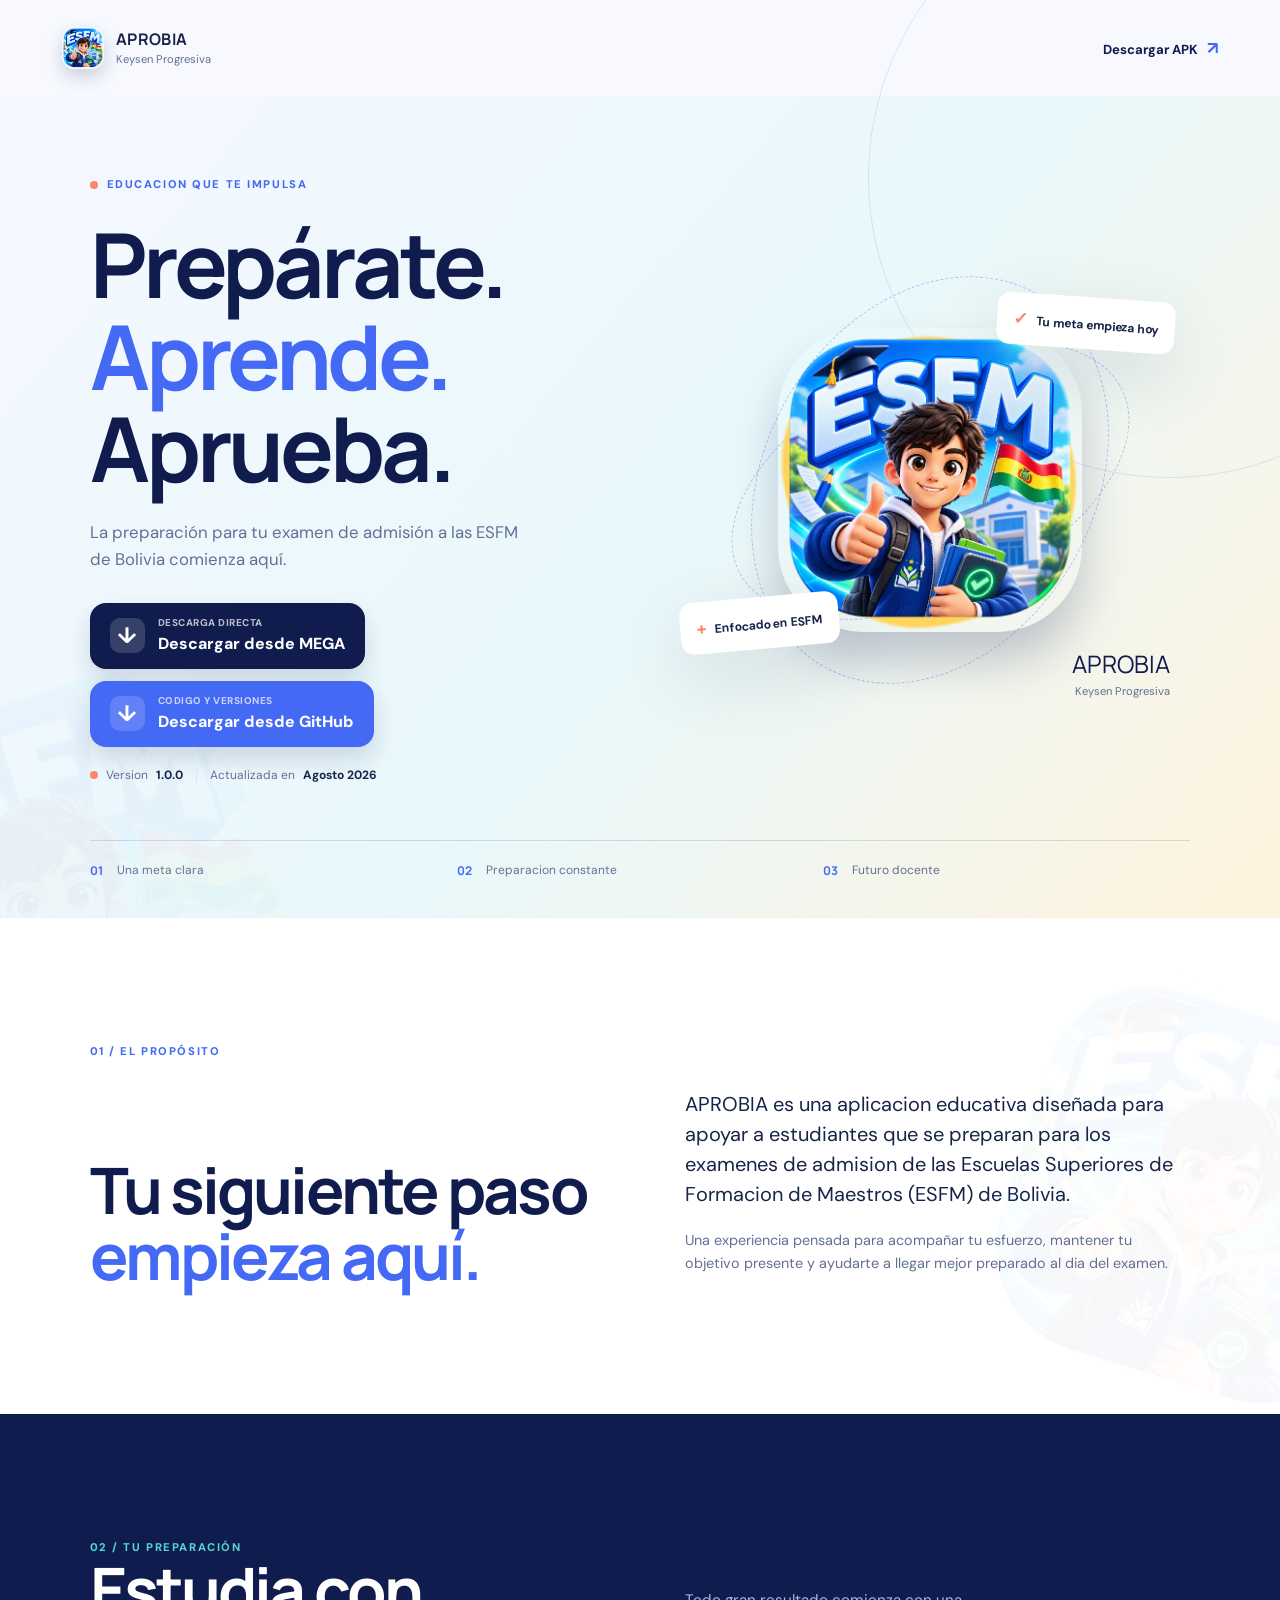
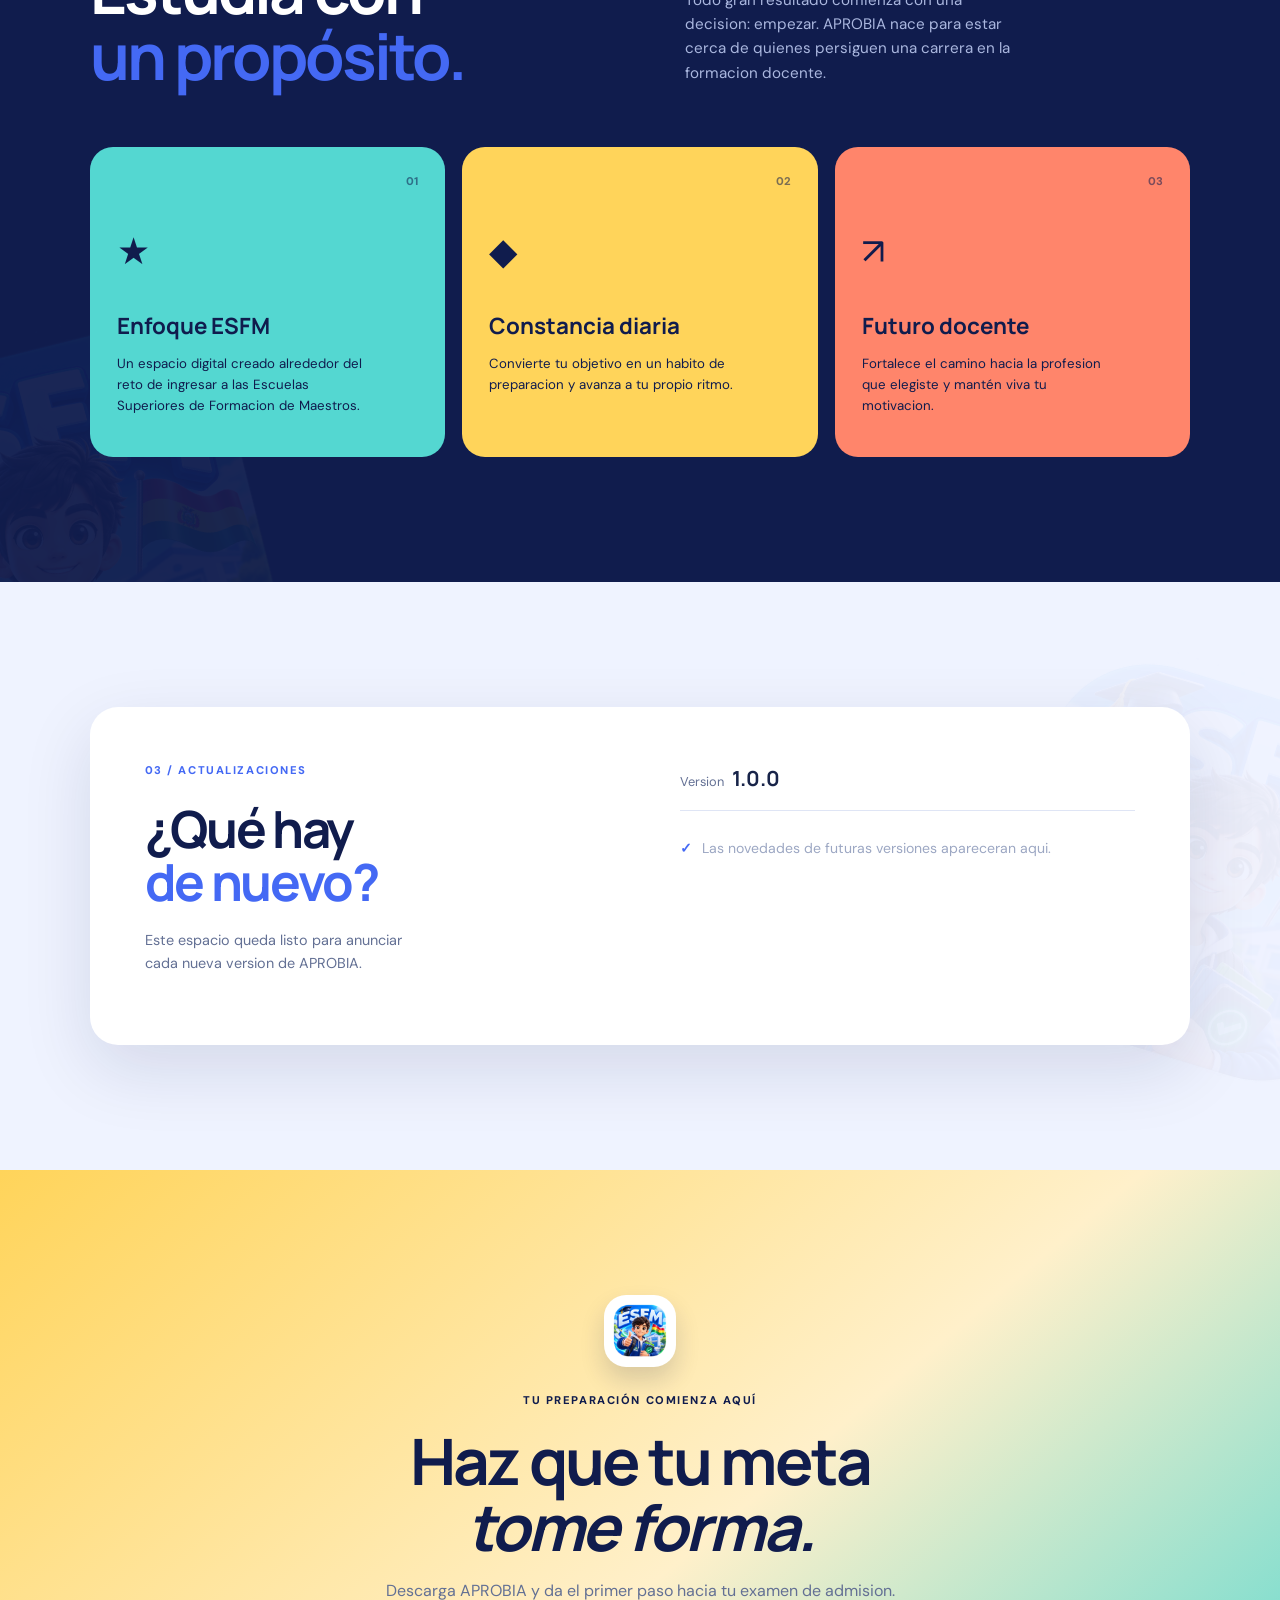
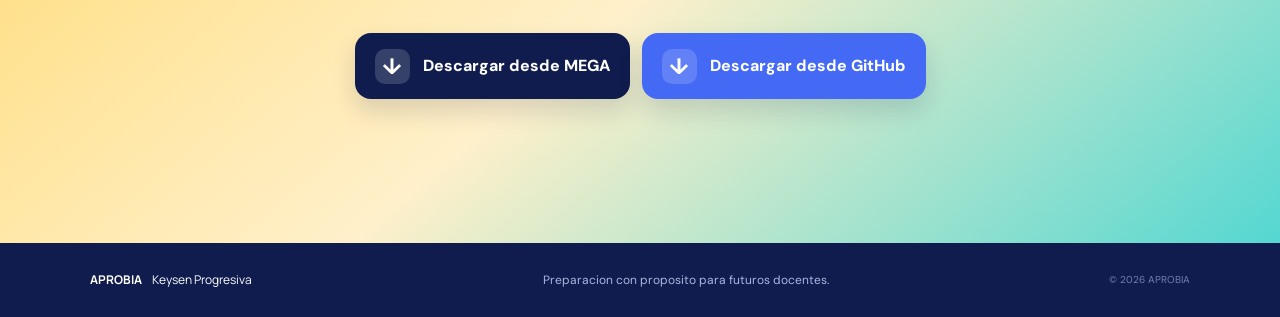
<file: index.html>
<!DOCTYPE html>
<html lang="es">

<head>
    <meta charset="utf-8">
    <meta name="viewport" content="width=device-width, initial-scale=1">
    <meta name="theme-color" content="#101c4d">
    <meta name="description"
        content="APROBIA, aplicacion educativa para estudiantes que se preparan para los examenes de admision de las ESFM de Bolivia.">
    <meta property="og:title" content="APROBIA | Preparacion para el examen ESFM">
    <meta property="og:description"
        content="Tu preparacion para el examen de admision a las ESFM de Bolivia comienza aqui.">
    <meta property="og:type" content="website">
    <meta property="og:image" content="images/aprobia-icon.png">
    <link rel="icon" type="image/png" href="images/aprobia-icon.png">
    <link rel="preconnect" href="https://fonts.googleapis.com">
    <link rel="preconnect" href="https://fonts.gstatic.com" crossorigin>
    <link
        href="https://fonts.googleapis.com/css2?family=DM+Sans:wght@400;500;600;700&family=Manrope:wght@700;800&display=swap"
        rel="stylesheet">
    <link rel="stylesheet" href="index.css">
    <title>APROBIA | Preparacion para el examen ESFM</title>
    <script src="app-config.js" defer></script>
    <script src="app.js" defer></script>
</head>

<body>
    <a class="skip-link" href="#contenido">Ir al contenido</a>
    <div class="site-shell">
        <header class="topbar"><a class="brand" href="#inicio" aria-label="APROBIA, volver al inicio"><img
                    src="images/aprobia-icon.png" alt="Icono de APROBIA"><span><strong
                        data-app-name>APROBIA</strong><small data-site-name>Keysen Progresiva</small></span></a><a
                class="topbar-link" href="#descargas">Descargar APK <span aria-hidden="true">&#8599;</span></a></header>
        <main id="contenido">
            <section class="hero" id="inicio">
                <div class="hero-grid">
                    <div class="hero-copy" data-reveal>
                        <p class="eyebrow"><span class="eyebrow-dot"></span> Educacion que te impulsa</p>
                        <h1>Prepárate.<br><em>Aprende.</em><br>Aprueba.</h1>
                        <p class="hero-text" data-short-description>La preparacion para tu examen de admision a las ESFM
                            de Bolivia comienza aqui.</p>
                        <div class="download-actions" id="descargas"><a class="download-button mega-button"
                                data-download="mega" href="#descargas"><span class="button-icon"
                                    aria-hidden="true">&#8595;</span><span><small>Descarga directa</small>Descargar
                                    desde MEGA</span></a><a class="download-button github-button" data-download="github"
                                href="#descargas"><span class="button-icon"
                                    aria-hidden="true">&#8595;</span><span><small>Codigo y versiones</small>Descargar
                                    desde GitHub</span></a></div>
                        <p class="download-message" data-download-message hidden></p>
                        <div class="version-line"><span class="status-dot"></span> Version <strong
                                data-app-version>1.0.0</strong><span class="divider"></span> Actualizada en <strong
                                data-update-date>Agosto 2026</strong></div>
                    </div>
                    <div class="hero-visual" data-reveal>
                        <div class="visual-orbit orbit-one"></div>
                        <div class="visual-orbit orbit-two"></div>
                        <div class="floating-note note-top"><span aria-hidden="true">&#10003;</span> Tu meta empieza hoy
                        </div>
                        <div class="icon-stage">
                            <div class="stage-glow"></div><img src="images/aprobia-icon.png"
                                alt="Icono oficial de la aplicacion APROBIA">
                        </div>
                        <div class="floating-note note-bottom"><span aria-hidden="true">+</span> Enfocado en ESFM</div>
                        <div class="visual-caption"><span>APROBIA</span><small>Keysen Progresiva</small></div>
                    </div>
                </div>
                <div class="hero-metrics" aria-label="Informacion de la aplicacion">
                    <div><strong>01</strong><span>Una meta clara</span></div>
                    <div><strong>02</strong><span>Preparacion constante</span></div>
                    <div><strong>03</strong><span>Futuro docente</span></div>
                </div>
            </section>
            <section class="about-section section-padding" data-reveal>
                <div class="section-label">01 / El propósito</div>
                <div class="about-layout">
                    <h2>Tu siguiente paso<br><span>empieza aquí.</span></h2>
                    <div>
                        <p class="lead">APROBIA es una aplicacion educativa diseñada para apoyar a estudiantes que se
                            preparan para los examenes de admision de las Escuelas Superiores de Formacion de Maestros
                            (ESFM) de Bolivia.</p>
                        <p class="muted">Una experiencia pensada para acompañar tu esfuerzo, mantener tu objetivo
                            presente y ayudarte a llegar mejor preparado al dia del examen.</p>
                    </div>
                </div>
            </section>
            <section class="focus-section section-padding" data-reveal>
                <div class="section-heading">
                    <div>
                        <div class="section-label">02 / Tu preparación</div>
                        <h2>Estudia con<br><span>un propósito.</span></h2>
                    </div>
                    <p>Todo gran resultado comienza con una decision: empezar. APROBIA nace para estar cerca de quienes
                        persiguen una carrera en la formacion docente.</p>
                </div>
                <div class="focus-grid">
                    <article class="focus-card card-blue"><span class="card-number">01</span>
                        <div class="card-icon">&#9733;</div>
                        <h3>Enfoque ESFM</h3>
                        <p>Un espacio digital creado alrededor del reto de ingresar a las Escuelas Superiores de
                            Formacion de Maestros.</p>
                    </article>
                    <article class="focus-card card-yellow"><span class="card-number">02</span>
                        <div class="card-icon">&#9670;</div>
                        <h3>Constancia diaria</h3>
                        <p>Convierte tu objetivo en un habito de preparacion y avanza a tu propio ritmo.</p>
                    </article>
                    <article class="focus-card card-coral"><span class="card-number">03</span>
                        <div class="card-icon">&#8599;</div>
                        <h3>Futuro docente</h3>
                        <p>Fortalece el camino hacia la profesion que elegiste y mantén viva tu motivacion.</p>
                    </article>
                </div>
            </section>
            <section class="update-section section-padding" data-reveal>
                <div class="update-card">
                    <div>
                        <div class="section-label">03 / Actualizaciones</div>
                        <h2>¿Qué hay<br><span>de nuevo?</span></h2>
                        <p>Este espacio queda listo para anunciar cada nueva version de APROBIA.</p>
                    </div>
                    <div class="update-content">
                        <div class="update-version">Version <strong data-app-version>1.0.0</strong></div>
                        <ul data-whats-new>
                            <li class="empty-update">Las novedades de futuras versiones apareceran aqui.</li>
                        </ul>
                    </div>
                </div>
            </section>
            <section class="final-cta section-padding" data-reveal>
                <div class="cta-mark"><img src="images/aprobia-icon.png" alt="Icono de APROBIA"></div>
                <p class="eyebrow">Tu preparación comienza aquí</p>
                <h2>Haz que tu meta<br><em>tome forma.</em></h2>
                <p>Descarga APROBIA y da el primer paso hacia tu examen de admision.</p>
                <div class="download-actions"><a class="download-button mega-button" data-download="mega"
                        href="#descargas"><span class="button-icon" aria-hidden="true">&#8595;</span><span>Descargar
                            desde MEGA</span></a><a class="download-button github-button" data-download="github"
                        href="#descargas"><span class="button-icon" aria-hidden="true">&#8595;</span><span>Descargar
                            desde GitHub</span></a></div>
            </section>
        </main>
        <footer class="footer">
            <div><strong data-app-name>APROBIA</strong><span>Keysen Progresiva</span></div>
            <p>Preparacion con proposito para futuros docentes.</p><small>&copy; 2026 APROBIA</small>
        </footer>
    </div>
</body>

</html>
</file>
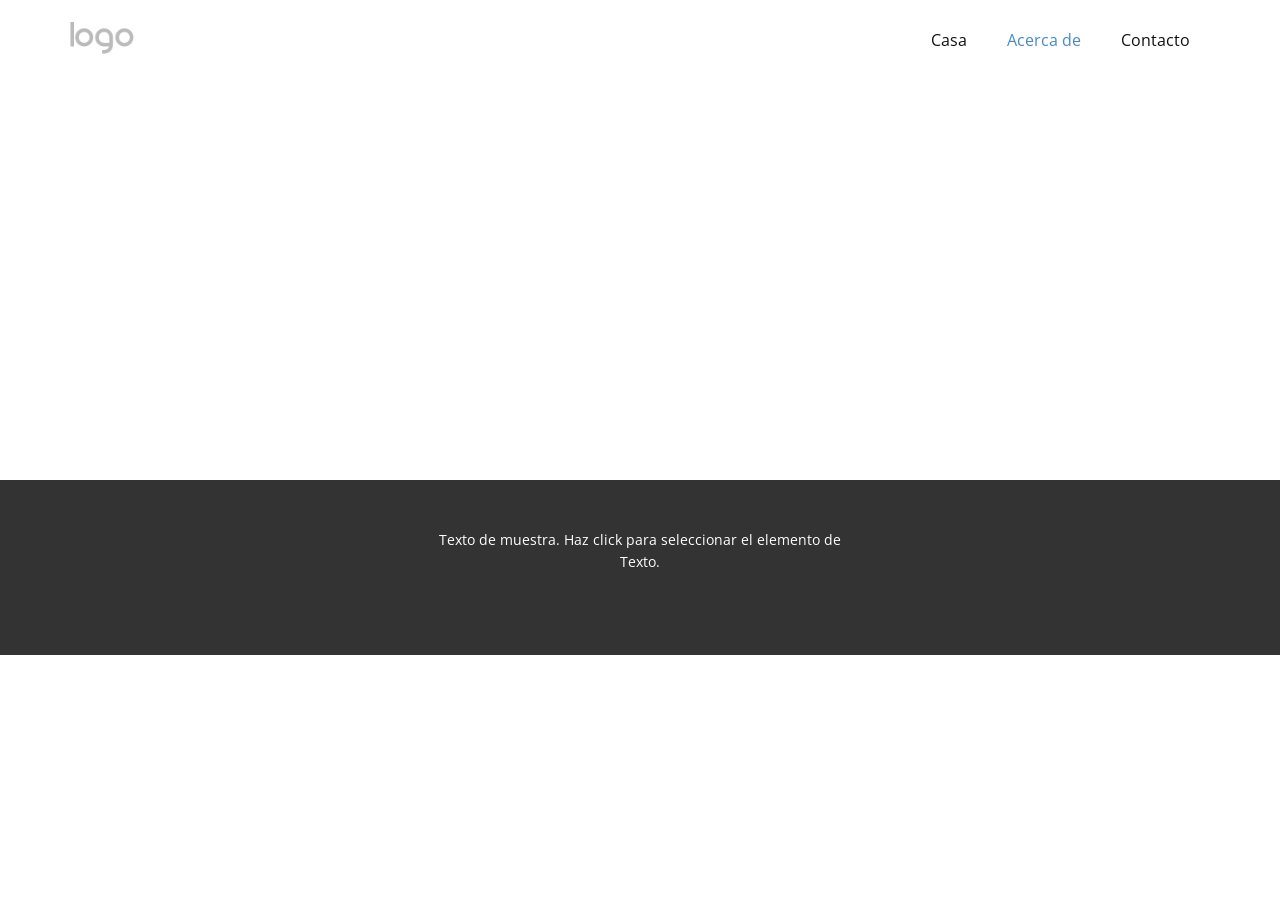
<file: Acerca-de.html>
<!DOCTYPE html>
<html style="font-size: 16px;" lang="es"><head>
    <meta name="viewport" content="width=device-width, initial-scale=1.0">
    <meta charset="utf-8">
    <meta name="keywords" content="">
    <meta name="description" content="">
    <title>Acerca de</title>
    <link rel="stylesheet" href="nicepage.css" media="screen">
<link rel="stylesheet" href="Acerca-de.css" media="screen">
    <script class="u-script" type="text/javascript" src="jquery.js" defer=""></script>
    <script class="u-script" type="text/javascript" src="nicepage.js" defer=""></script>
    <meta name="generator" content="Nicepage 8.6.15, nicepage.com">
    
    
    
    <link id="u-page-google-font" rel="stylesheet" href="https://fonts.googleapis.com/css2?display=swap&amp;family=Roboto:ital,wght@0,100;0,200;0,300;0,400;0,500;0,600;0,700;0,800;0,900;1,100;1,200;1,300;1,400;1,500;1,600;1,700;1,800;1,900&amp;family=Open+Sans:ital,wght@0,300;0,400;0,500;0,600;0,700;0,800;1,300;1,400;1,500;1,600;1,700;1,800">
    <script type="application/ld+json">{
		"@context": "http://schema.org",
		"@type": "Organization",
		"name": "",
		"logo": "images/default-logo.png"
}</script>
    <meta name="theme-color" content="#478ac9">
    <meta property="og:title" content="Acerca de">
    <meta property="og:type" content="website">
  <meta data-intl-tel-input-cdn-path="intlTelInput/"></head>
  <body data-path-to-root="./" data-include-products="false" class="u-body u-xl-mode" data-lang="es"><header class="u-clearfix u-header u-header" id="header"><div class="u-clearfix u-sheet u-valign-middle u-sheet-1">
        <a href="#" class="u-image u-logo u-image-1">
          <img src="images/default-logo.png" class="u-logo-image u-logo-image-1">
        </a>
        <nav class="u-menu u-menu-one-level u-offcanvas u-menu-1" role="navigation" aria-label="Menu navigation">
          <div class="menu-collapse" style="font-size: 1rem; letter-spacing: 0px;">
            <a class="u-button-style u-custom-left-right-menu-spacing u-custom-padding-bottom u-custom-top-bottom-menu-spacing u-hamburger-link u-nav-link u-text-active-palette-1-base u-text-hover-palette-2-base" href="#" tabindex="-1" aria-label="Open menu" aria-controls="0028">
              <svg class="u-svg-link" viewBox="0 0 24 24"><use xlink:href="#menu-hamburger"></use></svg>
              <svg class="u-svg-content" version="1.1" id="menu-hamburger" viewBox="0 0 16 16" x="0px" y="0px" xmlns:xlink="http://www.w3.org/1999/xlink" xmlns="http://www.w3.org/2000/svg"><g><rect y="1" width="16" height="2"></rect><rect y="7" width="16" height="2"></rect><rect y="13" width="16" height="2"></rect>
</g></svg>
            </a>
          </div>
          <div class="u-nav-container">
            <ul class="u-nav u-unstyled u-nav-1" role="menubar"><li class="u-nav-item" role="none"><a class="u-button-style u-nav-link u-text-active-palette-1-base u-text-hover-palette-2-base u-nav-link-2" href="./" role="menuitem">Casa</a>
</li><li class="u-nav-item" role="none"><a class="u-button-style u-nav-link u-text-active-palette-1-base u-text-hover-palette-2-base u-nav-link-2" href="Acerca-de.html" role="menuitem">Acerca de</a>
</li><li class="u-nav-item" role="none"><a class="u-button-style u-nav-link u-text-active-palette-1-base u-text-hover-palette-2-base u-nav-link-2" href="Contacto.html" role="menuitem">Contacto</a>
</li></ul>
          </div>
          <div class="u-nav-container-collapse" id="0028" role="region" aria-label="Menu panel">
            <div class="u-black u-container-style u-inner-container-layout u-opacity u-opacity-95 u-sidenav">
              <div class="u-inner-container-layout u-sidenav-overflow">
                <div class="u-menu-close" tabindex="-1" aria-label="Close menu"></div>
                <ul class="u-align-center u-nav u-popupmenu-items u-unstyled u-nav-2"><li class="u-nav-item"><a class="u-button-style u-nav-link" href="./">Casa</a>
</li><li class="u-nav-item"><a class="u-button-style u-nav-link" href="Acerca-de.html">Acerca de</a>
</li><li class="u-nav-item"><a class="u-button-style u-nav-link" href="Contacto.html">Contacto</a>
</li></ul>
              </div>
            </div>
            <div class="u-black u-menu-overlay u-opacity u-opacity-70"></div>
          </div>
        </nav>
      </div></header>
    <section class="u-clearfix u-section-1" id="block-1">
      <div class="u-clearfix u-sheet u-sheet-1"></div>
    </section>
    
    
    
    <footer class="u-align-center u-clearfix u-container-align-center u-footer u-grey-80 u-footer" id="footer"><div class="u-clearfix u-sheet u-sheet-1">
        <p class="u-small-text u-text u-text-variant u-text-1">Texto de muestra. Haz click para seleccionar el elemento de Texto.</p>
      </div></footer>
    <section class="u-backlink u-clearfix u-grey-80"></section>
  
</body></html>
</file>
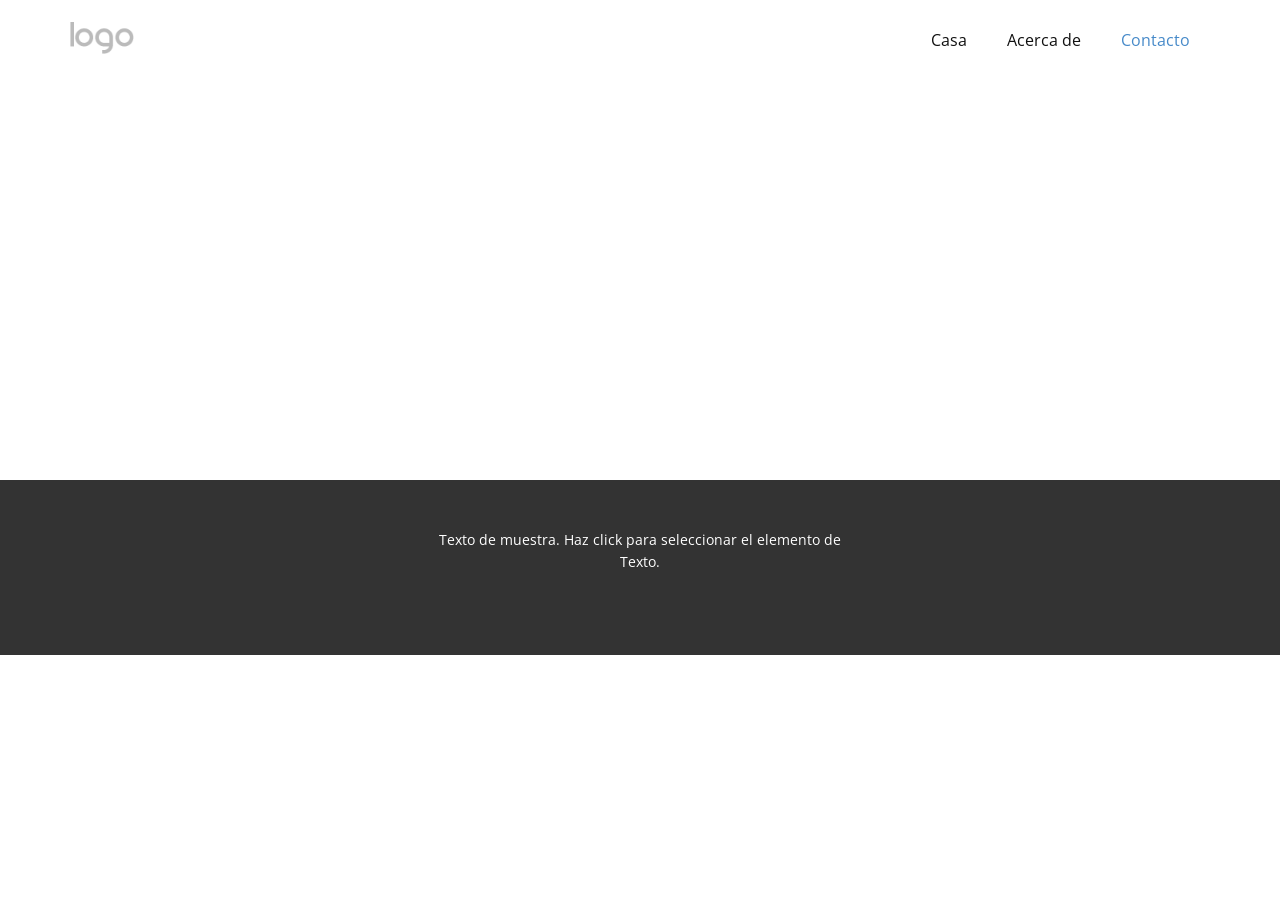
<file: Contacto.html>
<!DOCTYPE html>
<html style="font-size: 16px;" lang="es"><head>
    <meta name="viewport" content="width=device-width, initial-scale=1.0">
    <meta charset="utf-8">
    <meta name="keywords" content="">
    <meta name="description" content="">
    <title>Contacto</title>
    <link rel="stylesheet" href="nicepage.css" media="screen">
<link rel="stylesheet" href="Contacto.css" media="screen">
    <script class="u-script" type="text/javascript" src="jquery.js" defer=""></script>
    <script class="u-script" type="text/javascript" src="nicepage.js" defer=""></script>
    <meta name="generator" content="Nicepage 8.6.15, nicepage.com">
    
    
    
    <link id="u-page-google-font" rel="stylesheet" href="https://fonts.googleapis.com/css2?display=swap&amp;family=Roboto:ital,wght@0,100;0,200;0,300;0,400;0,500;0,600;0,700;0,800;0,900;1,100;1,200;1,300;1,400;1,500;1,600;1,700;1,800;1,900&amp;family=Open+Sans:ital,wght@0,300;0,400;0,500;0,600;0,700;0,800;1,300;1,400;1,500;1,600;1,700;1,800">
    <script type="application/ld+json">{
		"@context": "http://schema.org",
		"@type": "Organization",
		"name": "",
		"logo": "images/default-logo.png"
}</script>
    <meta name="theme-color" content="#478ac9">
    <meta property="og:title" content="Contacto">
    <meta property="og:type" content="website">
  <meta data-intl-tel-input-cdn-path="intlTelInput/"></head>
  <body data-path-to-root="./" data-include-products="false" class="u-body u-xl-mode" data-lang="es"><header class="u-clearfix u-header u-header" id="header"><div class="u-clearfix u-sheet u-valign-middle u-sheet-1">
        <a href="#" class="u-image u-logo u-image-1">
          <img src="images/default-logo.png" class="u-logo-image u-logo-image-1">
        </a>
        <nav class="u-menu u-menu-one-level u-offcanvas u-menu-1" role="navigation" aria-label="Menu navigation">
          <div class="menu-collapse" style="font-size: 1rem; letter-spacing: 0px;">
            <a class="u-button-style u-custom-left-right-menu-spacing u-custom-padding-bottom u-custom-top-bottom-menu-spacing u-hamburger-link u-nav-link u-text-active-palette-1-base u-text-hover-palette-2-base" href="#" tabindex="-1" aria-label="Open menu" aria-controls="0028">
              <svg class="u-svg-link" viewBox="0 0 24 24"><use xlink:href="#menu-hamburger"></use></svg>
              <svg class="u-svg-content" version="1.1" id="menu-hamburger" viewBox="0 0 16 16" x="0px" y="0px" xmlns:xlink="http://www.w3.org/1999/xlink" xmlns="http://www.w3.org/2000/svg"><g><rect y="1" width="16" height="2"></rect><rect y="7" width="16" height="2"></rect><rect y="13" width="16" height="2"></rect>
</g></svg>
            </a>
          </div>
          <div class="u-nav-container">
            <ul class="u-nav u-unstyled u-nav-1" role="menubar"><li class="u-nav-item" role="none"><a class="u-button-style u-nav-link u-text-active-palette-1-base u-text-hover-palette-2-base u-nav-link-2" href="./" role="menuitem">Casa</a>
</li><li class="u-nav-item" role="none"><a class="u-button-style u-nav-link u-text-active-palette-1-base u-text-hover-palette-2-base u-nav-link-2" href="Acerca-de.html" role="menuitem">Acerca de</a>
</li><li class="u-nav-item" role="none"><a class="u-button-style u-nav-link u-text-active-palette-1-base u-text-hover-palette-2-base u-nav-link-2" href="Contacto.html" role="menuitem">Contacto</a>
</li></ul>
          </div>
          <div class="u-nav-container-collapse" id="0028" role="region" aria-label="Menu panel">
            <div class="u-black u-container-style u-inner-container-layout u-opacity u-opacity-95 u-sidenav">
              <div class="u-inner-container-layout u-sidenav-overflow">
                <div class="u-menu-close" tabindex="-1" aria-label="Close menu"></div>
                <ul class="u-align-center u-nav u-popupmenu-items u-unstyled u-nav-2"><li class="u-nav-item"><a class="u-button-style u-nav-link" href="./">Casa</a>
</li><li class="u-nav-item"><a class="u-button-style u-nav-link" href="Acerca-de.html">Acerca de</a>
</li><li class="u-nav-item"><a class="u-button-style u-nav-link" href="Contacto.html">Contacto</a>
</li></ul>
              </div>
            </div>
            <div class="u-black u-menu-overlay u-opacity u-opacity-70"></div>
          </div>
        </nav>
      </div></header>
    <section class="u-clearfix u-section-1" id="block-1">
      <div class="u-clearfix u-sheet u-sheet-1"></div>
    </section>
    
    
    
    <footer class="u-align-center u-clearfix u-container-align-center u-footer u-grey-80 u-footer" id="footer"><div class="u-clearfix u-sheet u-sheet-1">
        <p class="u-small-text u-text u-text-variant u-text-1">Texto de muestra. Haz click para seleccionar el elemento de Texto.</p>
      </div></footer>
    <section class="u-backlink u-clearfix u-grey-80"></section>
  
</body></html>
</file>
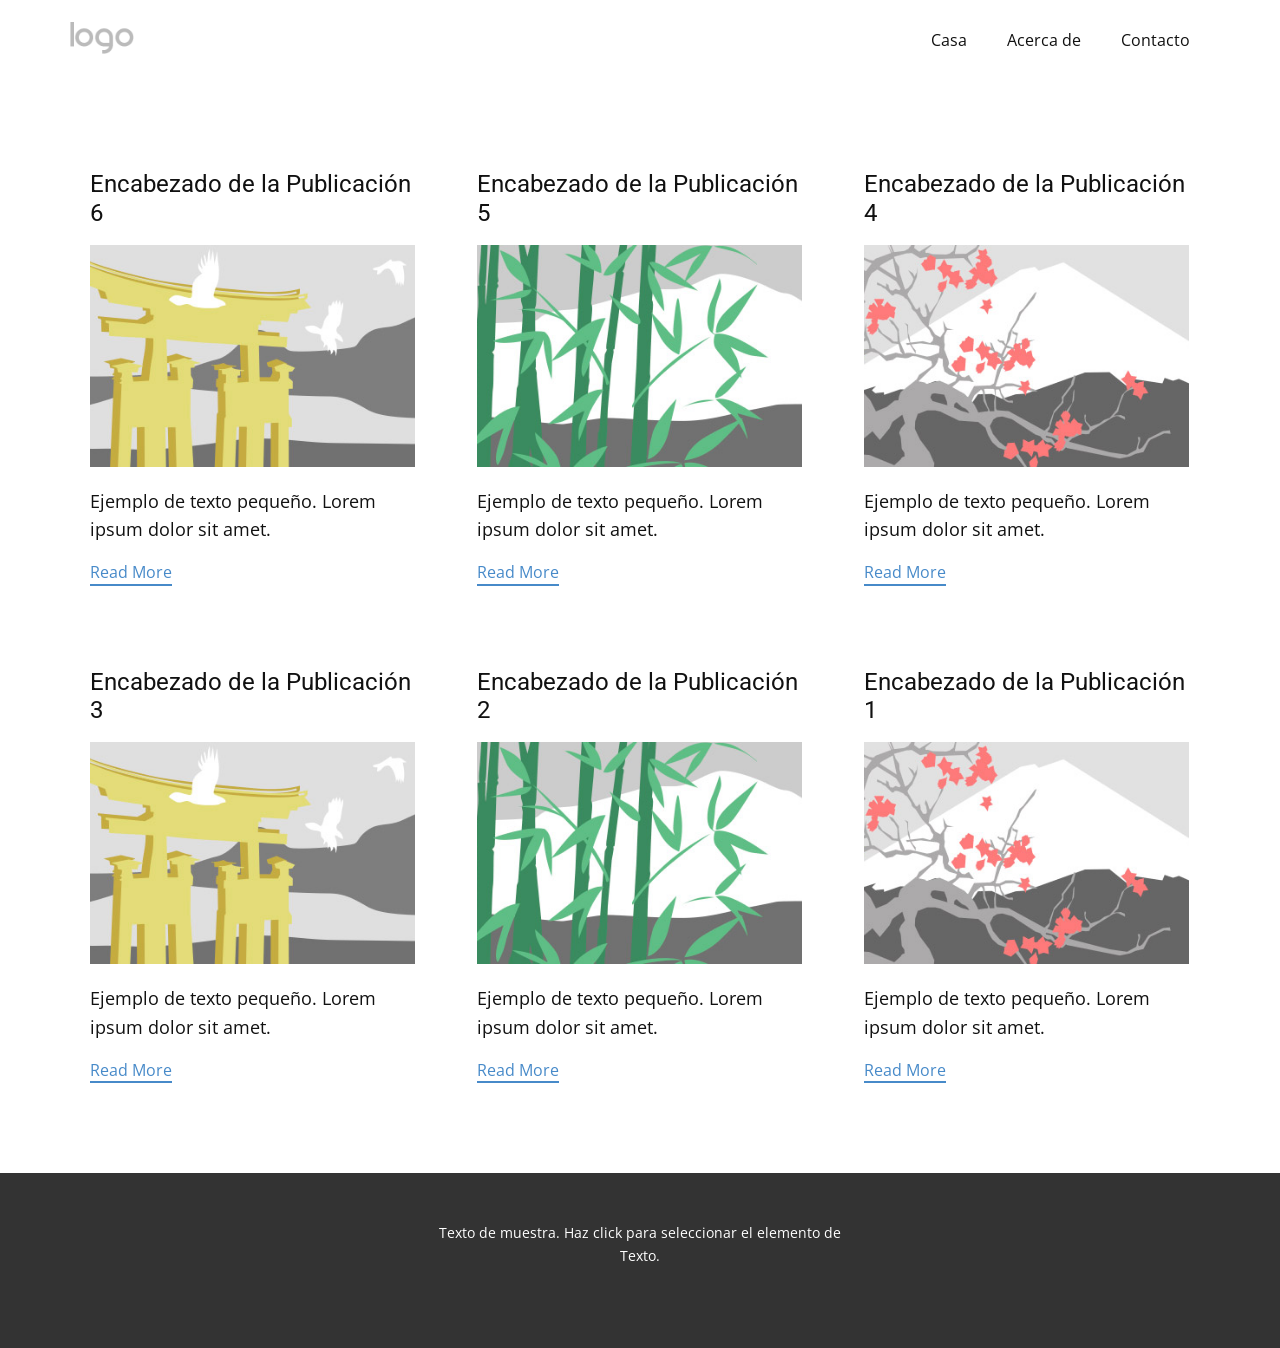
<file: blog/blog.html>
<!DOCTYPE html>
<html style="font-size: 16px;" lang="es"><head>
    <meta name="viewport" content="width=device-width, initial-scale=1.0">
    <meta charset="utf-8">
    <meta name="keywords" content="">
    <meta name="description" content="">
    <title>Blog</title>
    <link rel="stylesheet" href="../nicepage.css" media="screen">
<link rel="stylesheet" href="../Blog-Template.css" media="screen">
    <script class="u-script" type="text/javascript" src="../jquery.js" defer=""></script>
    <script class="u-script" type="text/javascript" src="../nicepage.js" defer=""></script>
    <meta name="generator" content="Nicepage 8.6.15, nicepage.com">
    
    
    
    <link id="u-page-google-font" rel="stylesheet" href="https://fonts.googleapis.com/css2?display=swap&amp;family=Roboto:ital,wght@0,100;0,200;0,300;0,400;0,500;0,600;0,700;0,800;0,900;1,100;1,200;1,300;1,400;1,500;1,600;1,700;1,800;1,900&amp;family=Open+Sans:ital,wght@0,300;0,400;0,500;0,600;0,700;0,800;1,300;1,400;1,500;1,600;1,700;1,800">
    <script type="application/ld+json">{
		"@context": "http://schema.org",
		"@type": "Organization",
		"name": "",
		"logo": "images/default-logo.png"
}</script>
    <meta name="theme-color" content="#478ac9">
  <meta data-intl-tel-input-cdn-path="intlTelInput/"></head>
  <body data-path-to-root="../" data-include-products="false" class="u-body u-xl-mode" data-lang="es"><header class="u-clearfix u-header u-header" id="header"><div class="u-clearfix u-sheet u-valign-middle u-sheet-1">
        <a href="#" class="u-image u-logo u-image-1">
          <img src="../images/default-logo.png" class="u-logo-image u-logo-image-1">
        </a>
        <nav class="u-menu u-menu-one-level u-offcanvas u-menu-1" role="navigation" aria-label="Menu navigation">
          <div class="menu-collapse" style="font-size: 1rem; letter-spacing: 0px;">
            <a class="u-button-style u-custom-left-right-menu-spacing u-custom-padding-bottom u-custom-top-bottom-menu-spacing u-hamburger-link u-nav-link u-text-active-palette-1-base u-text-hover-palette-2-base" href="#" tabindex="-1" aria-label="Open menu" aria-controls="0028">
              <svg class="u-svg-link" viewBox="0 0 24 24"><use xlink:href="#menu-hamburger"></use></svg>
              <svg class="u-svg-content" version="1.1" id="menu-hamburger" viewBox="0 0 16 16" x="0px" y="0px" xmlns:xlink="http://www.w3.org/1999/xlink" xmlns="http://www.w3.org/2000/svg"><g><rect y="1" width="16" height="2"></rect><rect y="7" width="16" height="2"></rect><rect y="13" width="16" height="2"></rect>
</g></svg>
            </a>
          </div>
          <div class="u-nav-container">
            <ul class="u-nav u-unstyled u-nav-1" role="menubar"><li class="u-nav-item" role="none"><a class="u-button-style u-nav-link u-text-active-palette-1-base u-text-hover-palette-2-base u-nav-link-2" href="../" role="menuitem">Casa</a>
</li><li class="u-nav-item" role="none"><a class="u-button-style u-nav-link u-text-active-palette-1-base u-text-hover-palette-2-base u-nav-link-2" href="../Acerca-de.html" role="menuitem">Acerca de</a>
</li><li class="u-nav-item" role="none"><a class="u-button-style u-nav-link u-text-active-palette-1-base u-text-hover-palette-2-base u-nav-link-2" href="../Contacto.html" role="menuitem">Contacto</a>
</li></ul>
          </div>
          <div class="u-nav-container-collapse" id="0028" role="region" aria-label="Menu panel">
            <div class="u-black u-container-style u-inner-container-layout u-opacity u-opacity-95 u-sidenav">
              <div class="u-inner-container-layout u-sidenav-overflow">
                <div class="u-menu-close" tabindex="-1" aria-label="Close menu"></div>
                <ul class="u-align-center u-nav u-popupmenu-items u-unstyled u-nav-2"><li class="u-nav-item"><a class="u-button-style u-nav-link" href="../">Casa</a>
</li><li class="u-nav-item"><a class="u-button-style u-nav-link" href="../Acerca-de.html">Acerca de</a>
</li><li class="u-nav-item"><a class="u-button-style u-nav-link" href="../Contacto.html">Contacto</a>
</li></ul>
              </div>
            </div>
            <div class="u-black u-menu-overlay u-opacity u-opacity-70"></div>
          </div>
        </nav>
      </div></header>
    <section class="u-clearfix u-section-1" id="block-2">
      <div class="u-clearfix u-sheet u-valign-middle u-sheet-1"><!--blog--><!--blog_options_json--><!--{"type":"Recent","source":"","tags":"","count":""}--><!--/blog_options_json-->
        <div class="u-blog u-expanded-width u-repeater u-repeater-1" data-blog-id="blog-1"><!--blog_post-->
          <div class="u-blog-post u-container-style u-repeater-item u-white u-repeater-item-1"><meta name="twitter:description" content="Ejemplo de texto pequeño. Lorem ipsum dolor sit amet."><meta name="description" content="Ejemplo de texto pequeño. Lorem ipsum dolor sit amet."><meta property="og:type" content="article"><meta property="og:title" content="Encabezado de la Publicación 6"><meta property="og:description" content="Ejemplo de texto pequeño. Lorem ipsum dolor sit amet."><meta property="og:image" content="../images/8ad73f3c.jpeg">
            <div class="u-container-layout u-similar-container u-valign-top u-container-layout-1"><!--blog_post_header-->
              <h4 class="u-blog-control u-text u-text-1">
                <a class="u-post-header-link" href="../blog/enviar-5.html">Encabezado de la Publicación 6</a>
              </h4><!--/blog_post_header--><!--blog_post_image-->
              <img alt="" class="u-blog-control u-expanded-width u-image u-image-default u-image-1" src="../images/8ad73f3c.jpeg" data-href="../blog/enviar-5.html"><!--/blog_post_image--><!--blog_post_content-->
              <div class="u-blog-control u-post-content u-text u-text-2 fr-view">Ejemplo de texto pequeño. Lorem ipsum dolor sit amet.</div><!--/blog_post_content--><!--blog_post_readmore-->
              <a href="../blog/enviar-5.html" class="u-blog-control u-border-2 u-border-palette-1-base u-btn u-btn-rectangle u-button-style u-none u-btn-1"><!--blog_post_readmore_content--><!--options_json--><!--{"content":"Read More","defaultValue":"Lee mas"}--><!--/options_json-->Read More<!--/blog_post_readmore_content--></a><!--/blog_post_readmore-->
            </div>
          </div><div class="u-blog-post u-container-style u-repeater-item u-video-cover u-white"><meta name="twitter:description" content="Ejemplo de texto pequeño. Lorem ipsum dolor sit amet."><meta name="description" content="Ejemplo de texto pequeño. Lorem ipsum dolor sit amet."><meta property="og:type" content="article"><meta property="og:title" content="Encabezado de la Publicación 5"><meta property="og:description" content="Ejemplo de texto pequeño. Lorem ipsum dolor sit amet."><meta property="og:image" content="../images/68f64b9d.jpeg">
            <div class="u-container-layout u-similar-container u-valign-top u-container-layout-2"><!--blog_post_header-->
              <h4 class="u-blog-control u-text u-text-3">
                <a class="u-post-header-link" href="../blog/enviar-4.html">Encabezado de la Publicación 5</a>
              </h4><!--/blog_post_header--><!--blog_post_image-->
              <img alt="" class="u-blog-control u-expanded-width u-image u-image-default u-image-2" src="../images/68f64b9d.jpeg" data-href="../blog/enviar-4.html"><!--/blog_post_image--><!--blog_post_content-->
              <div class="u-blog-control u-post-content u-text u-text-4 fr-view">Ejemplo de texto pequeño. Lorem ipsum dolor sit amet.</div><!--/blog_post_content--><!--blog_post_readmore-->
              <a href="../blog/enviar-4.html" class="u-blog-control u-border-2 u-border-palette-1-base u-btn u-btn-rectangle u-button-style u-none u-btn-2"><!--blog_post_readmore_content--><!--options_json--><!--{"content":"Read More","defaultValue":"Lee mas"}--><!--/options_json-->Read More<!--/blog_post_readmore_content--></a><!--/blog_post_readmore-->
            </div>
          </div><div class="u-blog-post u-container-style u-repeater-item u-video-cover u-white"><meta name="twitter:description" content="Ejemplo de texto pequeño. Lorem ipsum dolor sit amet."><meta name="description" content="Ejemplo de texto pequeño. Lorem ipsum dolor sit amet."><meta property="og:type" content="article"><meta property="og:title" content="Encabezado de la Publicación 4"><meta property="og:description" content="Ejemplo de texto pequeño. Lorem ipsum dolor sit amet."><meta property="og:image" content="../images/0fd3416c.jpeg">
            <div class="u-container-layout u-similar-container u-valign-top u-container-layout-3"><!--blog_post_header-->
              <h4 class="u-blog-control u-text u-text-5">
                <a class="u-post-header-link" href="../blog/enviar-3.html">Encabezado de la Publicación 4</a>
              </h4><!--/blog_post_header--><!--blog_post_image-->
              <img alt="" class="u-blog-control u-expanded-width u-image u-image-default u-image-3" src="../images/0fd3416c.jpeg" data-href="../blog/enviar-3.html"><!--/blog_post_image--><!--blog_post_content-->
              <div class="u-blog-control u-post-content u-text u-text-6 fr-view">Ejemplo de texto pequeño. Lorem ipsum dolor sit amet.</div><!--/blog_post_content--><!--blog_post_readmore-->
              <a href="../blog/enviar-3.html" class="u-blog-control u-border-2 u-border-palette-1-base u-btn u-btn-rectangle u-button-style u-none u-btn-3"><!--blog_post_readmore_content--><!--options_json--><!--{"content":"Read More","defaultValue":"Lee mas"}--><!--/options_json-->Read More<!--/blog_post_readmore_content--></a><!--/blog_post_readmore-->
            </div>
          </div><div class="u-blog-post u-container-style u-repeater-item u-white u-repeater-item-1"><meta name="twitter:description" content="Ejemplo de texto pequeño. Lorem ipsum dolor sit amet."><meta name="description" content="Ejemplo de texto pequeño. Lorem ipsum dolor sit amet."><meta property="og:type" content="article"><meta property="og:title" content="Encabezado de la Publicación 3"><meta property="og:description" content="Ejemplo de texto pequeño. Lorem ipsum dolor sit amet."><meta property="og:image" content="../images/8ad73f3c.jpeg">
            <div class="u-container-layout u-similar-container u-valign-top u-container-layout-1"><!--blog_post_header-->
              <h4 class="u-blog-control u-text u-text-1">
                <a class="u-post-header-link" href="../blog/enviar-2.html">Encabezado de la Publicación 3</a>
              </h4><!--/blog_post_header--><!--blog_post_image-->
              <img alt="" class="u-blog-control u-expanded-width u-image u-image-default u-image-1" src="../images/8ad73f3c.jpeg" data-href="../blog/enviar-2.html"><!--/blog_post_image--><!--blog_post_content-->
              <div class="u-blog-control u-post-content u-text u-text-2 fr-view">Ejemplo de texto pequeño. Lorem ipsum dolor sit amet.</div><!--/blog_post_content--><!--blog_post_readmore-->
              <a href="../blog/enviar-2.html" class="u-blog-control u-border-2 u-border-palette-1-base u-btn u-btn-rectangle u-button-style u-none u-btn-1"><!--blog_post_readmore_content--><!--options_json--><!--{"content":"Read More","defaultValue":"Lee mas"}--><!--/options_json-->Read More<!--/blog_post_readmore_content--></a><!--/blog_post_readmore-->
            </div>
          </div><div class="u-blog-post u-container-style u-repeater-item u-video-cover u-white"><meta name="twitter:description" content="Ejemplo de texto pequeño. Lorem ipsum dolor sit amet."><meta name="description" content="Ejemplo de texto pequeño. Lorem ipsum dolor sit amet."><meta property="og:type" content="article"><meta property="og:title" content="Encabezado de la Publicación 2"><meta property="og:description" content="Ejemplo de texto pequeño. Lorem ipsum dolor sit amet."><meta property="og:image" content="../images/68f64b9d.jpeg">
            <div class="u-container-layout u-similar-container u-valign-top u-container-layout-2"><!--blog_post_header-->
              <h4 class="u-blog-control u-text u-text-3">
                <a class="u-post-header-link" href="../blog/enviar-1.html">Encabezado de la Publicación 2</a>
              </h4><!--/blog_post_header--><!--blog_post_image-->
              <img alt="" class="u-blog-control u-expanded-width u-image u-image-default u-image-2" src="../images/68f64b9d.jpeg" data-href="../blog/enviar-1.html"><!--/blog_post_image--><!--blog_post_content-->
              <div class="u-blog-control u-post-content u-text u-text-4 fr-view">Ejemplo de texto pequeño. Lorem ipsum dolor sit amet.</div><!--/blog_post_content--><!--blog_post_readmore-->
              <a href="../blog/enviar-1.html" class="u-blog-control u-border-2 u-border-palette-1-base u-btn u-btn-rectangle u-button-style u-none u-btn-2"><!--blog_post_readmore_content--><!--options_json--><!--{"content":"Read More","defaultValue":"Lee mas"}--><!--/options_json-->Read More<!--/blog_post_readmore_content--></a><!--/blog_post_readmore-->
            </div>
          </div><div class="u-blog-post u-container-style u-repeater-item u-video-cover u-white"><meta name="twitter:description" content="Ejemplo de texto pequeño. Lorem ipsum dolor sit amet."><meta name="description" content="Ejemplo de texto pequeño. Lorem ipsum dolor sit amet."><meta property="og:type" content="article"><meta property="og:title" content="Encabezado de la Publicación 1"><meta property="og:description" content="Ejemplo de texto pequeño. Lorem ipsum dolor sit amet."><meta property="og:image" content="../images/0fd3416c.jpeg">
            <div class="u-container-layout u-similar-container u-valign-top u-container-layout-3"><!--blog_post_header-->
              <h4 class="u-blog-control u-text u-text-5">
                <a class="u-post-header-link" href="../blog/enviar.html">Encabezado de la Publicación 1</a>
              </h4><!--/blog_post_header--><!--blog_post_image-->
              <img alt="" class="u-blog-control u-expanded-width u-image u-image-default u-image-3" src="../images/0fd3416c.jpeg" data-href="../blog/enviar.html"><!--/blog_post_image--><!--blog_post_content-->
              <div class="u-blog-control u-post-content u-text u-text-6 fr-view">Ejemplo de texto pequeño. Lorem ipsum dolor sit amet.</div><!--/blog_post_content--><!--blog_post_readmore-->
              <a href="../blog/enviar.html" class="u-blog-control u-border-2 u-border-palette-1-base u-btn u-btn-rectangle u-button-style u-none u-btn-3"><!--blog_post_readmore_content--><!--options_json--><!--{"content":"Read More","defaultValue":"Lee mas"}--><!--/options_json-->Read More<!--/blog_post_readmore_content--></a><!--/blog_post_readmore-->
            </div>
          </div><!--/blog_post--><!--blog_post-->
          <!--/blog_post--><!--blog_post-->
          <!--/blog_post-->
        </div><!--/blog-->
      </div>
    </section>
    
    
    
    <footer class="u-align-center u-clearfix u-container-align-center u-footer u-grey-80 u-footer" id="footer"><div class="u-clearfix u-sheet u-sheet-1">
        <p class="u-small-text u-text u-text-variant u-text-1">Texto de muestra. Haz click para seleccionar el elemento de Texto.</p>
      </div></footer>
    <section class="u-backlink u-clearfix u-grey-80"></section>
  
</body></html>
</file>
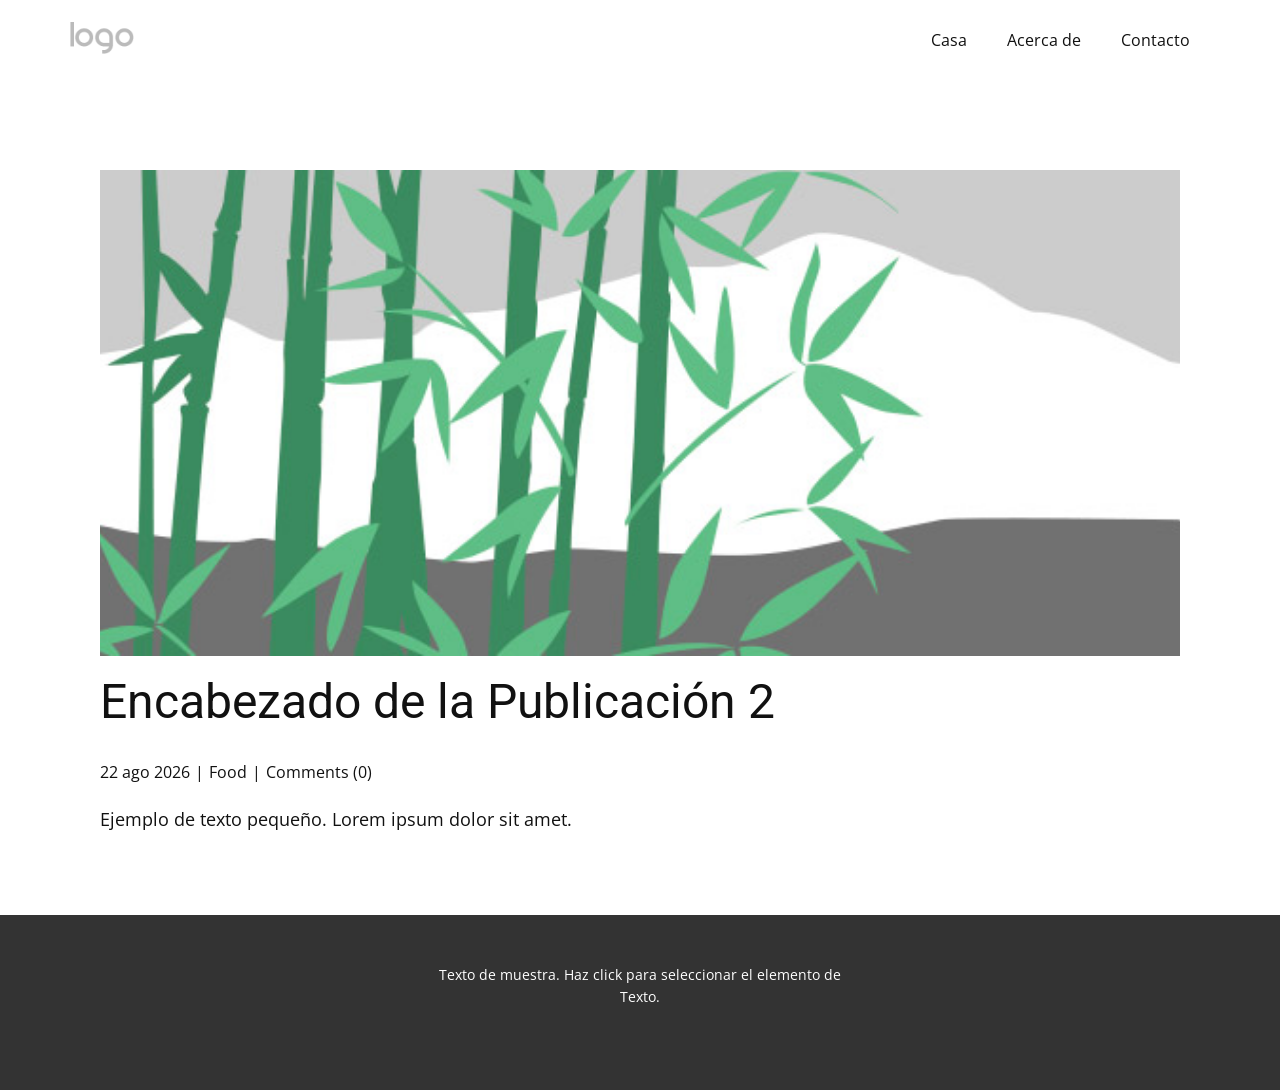
<file: blog/enviar-1.html>
<!DOCTYPE html>
<html style="font-size: 16px;" lang="es"><head>
    <meta name="viewport" content="width=device-width, initial-scale=1.0">
    <meta charset="utf-8">
    <meta name="keywords" content="Encabezado de la Publicación 1">
    <meta name="description" content="Ejemplo de texto pequeño. Lorem ipsum dolor sit amet.">
    <title>Encabezado de la Publicación 2</title>
    <link rel="stylesheet" href="../nicepage.css" media="screen">
<link rel="stylesheet" href="../Post-Template.css" media="screen">
    <script class="u-script" type="text/javascript" src="../jquery.js" defer=""></script>
    <script class="u-script" type="text/javascript" src="../nicepage.js" defer=""></script>
    <meta name="generator" content="Nicepage 8.6.15, nicepage.com">
    
    
    
    <link id="u-page-google-font" rel="stylesheet" href="https://fonts.googleapis.com/css2?display=swap&amp;family=Roboto:ital,wght@0,100;0,200;0,300;0,400;0,500;0,600;0,700;0,800;0,900;1,100;1,200;1,300;1,400;1,500;1,600;1,700;1,800;1,900&amp;family=Open+Sans:ital,wght@0,300;0,400;0,500;0,600;0,700;0,800;1,300;1,400;1,500;1,600;1,700;1,800">
    <script type="application/ld+json">{
		"@context": "http://schema.org",
		"@type": "Organization",
		"name": "",
		"logo": "images/default-logo.png"
}</script>
    <meta name="theme-color" content="#478ac9">
  <meta data-intl-tel-input-cdn-path="intlTelInput/"><meta name="twitter:description" content="Ejemplo de texto pequeño. Lorem ipsum dolor sit amet."><meta property="og:type" content="article"><meta property="og:title" content="Encabezado de la Publicación 2"><meta property="og:description" content="Ejemplo de texto pequeño. Lorem ipsum dolor sit amet."><meta property="og:image" content="../images/68f64b9d.jpeg"></head>
  <body data-path-to-root="./" data-include-products="false" class="u-body u-xl-mode" data-lang="es"><header class="u-clearfix u-header u-header" id="header"><div class="u-clearfix u-sheet u-valign-middle u-sheet-1">
        <a href="#" class="u-image u-logo u-image-1">
          <img src="../images/default-logo.png" class="u-logo-image u-logo-image-1">
        </a>
        <nav class="u-menu u-menu-one-level u-offcanvas u-menu-1" role="navigation" aria-label="Menu navigation">
          <div class="menu-collapse" style="font-size: 1rem; letter-spacing: 0px;">
            <a class="u-button-style u-custom-left-right-menu-spacing u-custom-padding-bottom u-custom-top-bottom-menu-spacing u-hamburger-link u-nav-link u-text-active-palette-1-base u-text-hover-palette-2-base" href="#" tabindex="-1" aria-label="Open menu" aria-controls="0028">
              <svg class="u-svg-link" viewBox="0 0 24 24"><use xlink:href="#menu-hamburger"></use></svg>
              <svg class="u-svg-content" version="1.1" id="menu-hamburger" viewBox="0 0 16 16" x="0px" y="0px" xmlns:xlink="http://www.w3.org/1999/xlink" xmlns="http://www.w3.org/2000/svg"><g><rect y="1" width="16" height="2"></rect><rect y="7" width="16" height="2"></rect><rect y="13" width="16" height="2"></rect>
</g></svg>
            </a>
          </div>
          <div class="u-nav-container">
            <ul class="u-nav u-unstyled u-nav-1" role="menubar"><li class="u-nav-item" role="none"><a class="u-button-style u-nav-link u-text-active-palette-1-base u-text-hover-palette-2-base u-nav-link-2" href="../" role="menuitem">Casa</a>
</li><li class="u-nav-item" role="none"><a class="u-button-style u-nav-link u-text-active-palette-1-base u-text-hover-palette-2-base u-nav-link-2" href="../Acerca-de.html" role="menuitem">Acerca de</a>
</li><li class="u-nav-item" role="none"><a class="u-button-style u-nav-link u-text-active-palette-1-base u-text-hover-palette-2-base u-nav-link-2" href="../Contacto.html" role="menuitem">Contacto</a>
</li></ul>
          </div>
          <div class="u-nav-container-collapse" id="0028" role="region" aria-label="Menu panel">
            <div class="u-black u-container-style u-inner-container-layout u-opacity u-opacity-95 u-sidenav">
              <div class="u-inner-container-layout u-sidenav-overflow">
                <div class="u-menu-close" tabindex="-1" aria-label="Close menu"></div>
                <ul class="u-align-center u-nav u-popupmenu-items u-unstyled u-nav-2"><li class="u-nav-item"><a class="u-button-style u-nav-link" href="../">Casa</a>
</li><li class="u-nav-item"><a class="u-button-style u-nav-link" href="../Acerca-de.html">Acerca de</a>
</li><li class="u-nav-item"><a class="u-button-style u-nav-link" href="../Contacto.html">Contacto</a>
</li></ul>
              </div>
            </div>
            <div class="u-black u-menu-overlay u-opacity u-opacity-70"></div>
          </div>
        </nav>
      </div></header>
    <section class="u-align-center u-clearfix u-section-1" id="block-2">
      <div class="u-clearfix u-sheet u-valign-middle-md u-valign-middle-sm u-valign-middle-xs u-sheet-1"><!--post_details--><!--post_details_options_json--><!--{"source":""}--><!--/post_details_options_json--><!--blog_post-->
        <div class="u-container-style u-expanded-width u-post-details u-post-details-1">
          <div class="u-container-layout u-valign-middle u-container-layout-1"><!--blog_post_image-->
            <img alt="" class="u-blog-control u-expanded-width u-image u-image-default u-image-1" src="../images/68f64b9d.jpeg"><!--/blog_post_image--><!--blog_post_header-->
            <h2 class="u-blog-control u-text u-text-1">Encabezado de la Publicación 2</h2><!--/blog_post_header--><!--blog_post_metadata-->
            <div class="u-blog-control u-metadata u-metadata-1"><!--blog_post_metadata_date--><span class="u-meta-date u-meta-icon">22 ago 2026</span><!--/blog_post_metadata_date--><!--blog_post_metadata_category--><span class="u-meta-category u-meta-icon"><a href="/blog/blog.html#/blog-1///1">Food</a></span><!--/blog_post_metadata_category--><!--blog_post_metadata_comments--><span class="u-meta-comments u-meta-icon"><!--blog_post_metadata_comments_content-->Comments (0)<!--/blog_post_metadata_comments_content--></span><!--/blog_post_metadata_comments-->
            </div><!--/blog_post_metadata--><!--blog_post_content-->
            <div class="u-align-justify u-blog-control u-post-content u-text u-text-2 fr-view">
  <p>Ejemplo de texto pequeño. Lorem ipsum dolor sit amet.</p>
  </div><!--/blog_post_content-->
          </div>
        </div><!--/blog_post--><!--/post_details-->
      </div>
    </section>
    
    
    
    <footer class="u-align-center u-clearfix u-container-align-center u-footer u-grey-80 u-footer" id="footer"><div class="u-clearfix u-sheet u-sheet-1">
        <p class="u-small-text u-text u-text-variant u-text-1">Texto de muestra. Haz click para seleccionar el elemento de Texto.</p>
      </div></footer>
    <section class="u-backlink u-clearfix u-grey-80"></section>
  
</body></html>
</file>
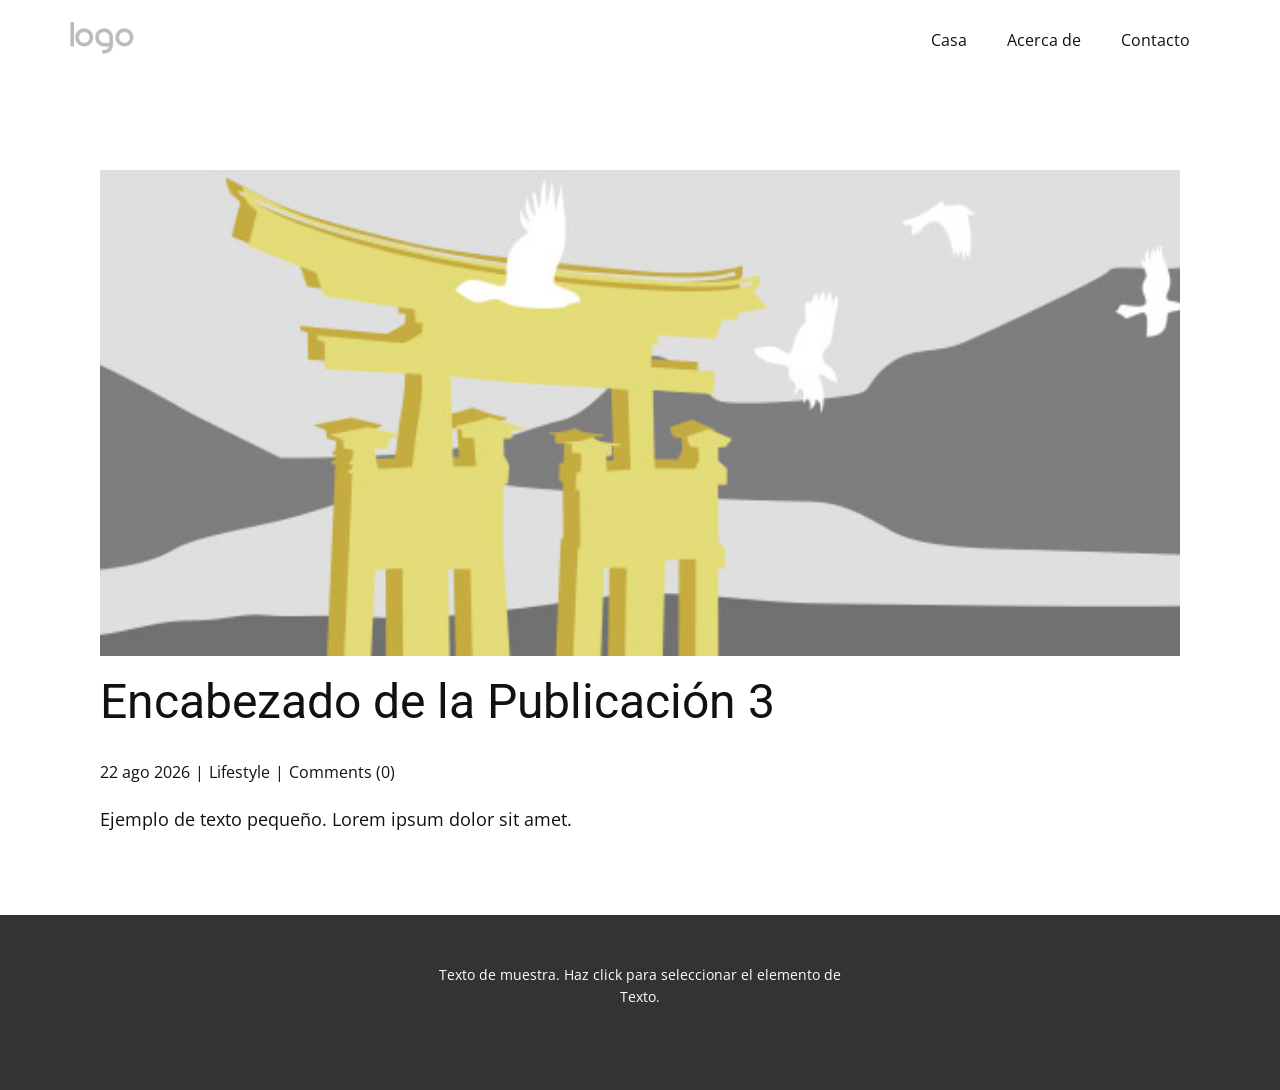
<file: blog/enviar-2.html>
<!DOCTYPE html>
<html style="font-size: 16px;" lang="es"><head>
    <meta name="viewport" content="width=device-width, initial-scale=1.0">
    <meta charset="utf-8">
    <meta name="keywords" content="Encabezado de la Publicación 1">
    <meta name="description" content="Ejemplo de texto pequeño. Lorem ipsum dolor sit amet.">
    <title>Encabezado de la Publicación 3</title>
    <link rel="stylesheet" href="../nicepage.css" media="screen">
<link rel="stylesheet" href="../Post-Template.css" media="screen">
    <script class="u-script" type="text/javascript" src="../jquery.js" defer=""></script>
    <script class="u-script" type="text/javascript" src="../nicepage.js" defer=""></script>
    <meta name="generator" content="Nicepage 8.6.15, nicepage.com">
    
    
    
    <link id="u-page-google-font" rel="stylesheet" href="https://fonts.googleapis.com/css2?display=swap&amp;family=Roboto:ital,wght@0,100;0,200;0,300;0,400;0,500;0,600;0,700;0,800;0,900;1,100;1,200;1,300;1,400;1,500;1,600;1,700;1,800;1,900&amp;family=Open+Sans:ital,wght@0,300;0,400;0,500;0,600;0,700;0,800;1,300;1,400;1,500;1,600;1,700;1,800">
    <script type="application/ld+json">{
		"@context": "http://schema.org",
		"@type": "Organization",
		"name": "",
		"logo": "images/default-logo.png"
}</script>
    <meta name="theme-color" content="#478ac9">
  <meta data-intl-tel-input-cdn-path="intlTelInput/"><meta name="twitter:description" content="Ejemplo de texto pequeño. Lorem ipsum dolor sit amet."><meta property="og:type" content="article"><meta property="og:title" content="Encabezado de la Publicación 3"><meta property="og:description" content="Ejemplo de texto pequeño. Lorem ipsum dolor sit amet."><meta property="og:image" content="../images/8ad73f3c.jpeg"></head>
  <body data-path-to-root="./" data-include-products="false" class="u-body u-xl-mode" data-lang="es"><header class="u-clearfix u-header u-header" id="header"><div class="u-clearfix u-sheet u-valign-middle u-sheet-1">
        <a href="#" class="u-image u-logo u-image-1">
          <img src="../images/default-logo.png" class="u-logo-image u-logo-image-1">
        </a>
        <nav class="u-menu u-menu-one-level u-offcanvas u-menu-1" role="navigation" aria-label="Menu navigation">
          <div class="menu-collapse" style="font-size: 1rem; letter-spacing: 0px;">
            <a class="u-button-style u-custom-left-right-menu-spacing u-custom-padding-bottom u-custom-top-bottom-menu-spacing u-hamburger-link u-nav-link u-text-active-palette-1-base u-text-hover-palette-2-base" href="#" tabindex="-1" aria-label="Open menu" aria-controls="0028">
              <svg class="u-svg-link" viewBox="0 0 24 24"><use xlink:href="#menu-hamburger"></use></svg>
              <svg class="u-svg-content" version="1.1" id="menu-hamburger" viewBox="0 0 16 16" x="0px" y="0px" xmlns:xlink="http://www.w3.org/1999/xlink" xmlns="http://www.w3.org/2000/svg"><g><rect y="1" width="16" height="2"></rect><rect y="7" width="16" height="2"></rect><rect y="13" width="16" height="2"></rect>
</g></svg>
            </a>
          </div>
          <div class="u-nav-container">
            <ul class="u-nav u-unstyled u-nav-1" role="menubar"><li class="u-nav-item" role="none"><a class="u-button-style u-nav-link u-text-active-palette-1-base u-text-hover-palette-2-base u-nav-link-2" href="../" role="menuitem">Casa</a>
</li><li class="u-nav-item" role="none"><a class="u-button-style u-nav-link u-text-active-palette-1-base u-text-hover-palette-2-base u-nav-link-2" href="../Acerca-de.html" role="menuitem">Acerca de</a>
</li><li class="u-nav-item" role="none"><a class="u-button-style u-nav-link u-text-active-palette-1-base u-text-hover-palette-2-base u-nav-link-2" href="../Contacto.html" role="menuitem">Contacto</a>
</li></ul>
          </div>
          <div class="u-nav-container-collapse" id="0028" role="region" aria-label="Menu panel">
            <div class="u-black u-container-style u-inner-container-layout u-opacity u-opacity-95 u-sidenav">
              <div class="u-inner-container-layout u-sidenav-overflow">
                <div class="u-menu-close" tabindex="-1" aria-label="Close menu"></div>
                <ul class="u-align-center u-nav u-popupmenu-items u-unstyled u-nav-2"><li class="u-nav-item"><a class="u-button-style u-nav-link" href="../">Casa</a>
</li><li class="u-nav-item"><a class="u-button-style u-nav-link" href="../Acerca-de.html">Acerca de</a>
</li><li class="u-nav-item"><a class="u-button-style u-nav-link" href="../Contacto.html">Contacto</a>
</li></ul>
              </div>
            </div>
            <div class="u-black u-menu-overlay u-opacity u-opacity-70"></div>
          </div>
        </nav>
      </div></header>
    <section class="u-align-center u-clearfix u-section-1" id="block-2">
      <div class="u-clearfix u-sheet u-valign-middle-md u-valign-middle-sm u-valign-middle-xs u-sheet-1"><!--post_details--><!--post_details_options_json--><!--{"source":""}--><!--/post_details_options_json--><!--blog_post-->
        <div class="u-container-style u-expanded-width u-post-details u-post-details-1">
          <div class="u-container-layout u-valign-middle u-container-layout-1"><!--blog_post_image-->
            <img alt="" class="u-blog-control u-expanded-width u-image u-image-default u-image-1" src="../images/8ad73f3c.jpeg"><!--/blog_post_image--><!--blog_post_header-->
            <h2 class="u-blog-control u-text u-text-1">Encabezado de la Publicación 3</h2><!--/blog_post_header--><!--blog_post_metadata-->
            <div class="u-blog-control u-metadata u-metadata-1"><!--blog_post_metadata_date--><span class="u-meta-date u-meta-icon">22 ago 2026</span><!--/blog_post_metadata_date--><!--blog_post_metadata_category--><span class="u-meta-category u-meta-icon"><a href="/blog/blog.html#/blog-1///3">Lifestyle</a></span><!--/blog_post_metadata_category--><!--blog_post_metadata_comments--><span class="u-meta-comments u-meta-icon"><!--blog_post_metadata_comments_content-->Comments (0)<!--/blog_post_metadata_comments_content--></span><!--/blog_post_metadata_comments-->
            </div><!--/blog_post_metadata--><!--blog_post_content-->
            <div class="u-align-justify u-blog-control u-post-content u-text u-text-2 fr-view">
  <p>Ejemplo de texto pequeño. Lorem ipsum dolor sit amet.</p>
  </div><!--/blog_post_content-->
          </div>
        </div><!--/blog_post--><!--/post_details-->
      </div>
    </section>
    
    
    
    <footer class="u-align-center u-clearfix u-container-align-center u-footer u-grey-80 u-footer" id="footer"><div class="u-clearfix u-sheet u-sheet-1">
        <p class="u-small-text u-text u-text-variant u-text-1">Texto de muestra. Haz click para seleccionar el elemento de Texto.</p>
      </div></footer>
    <section class="u-backlink u-clearfix u-grey-80"></section>
  
</body></html>
</file>
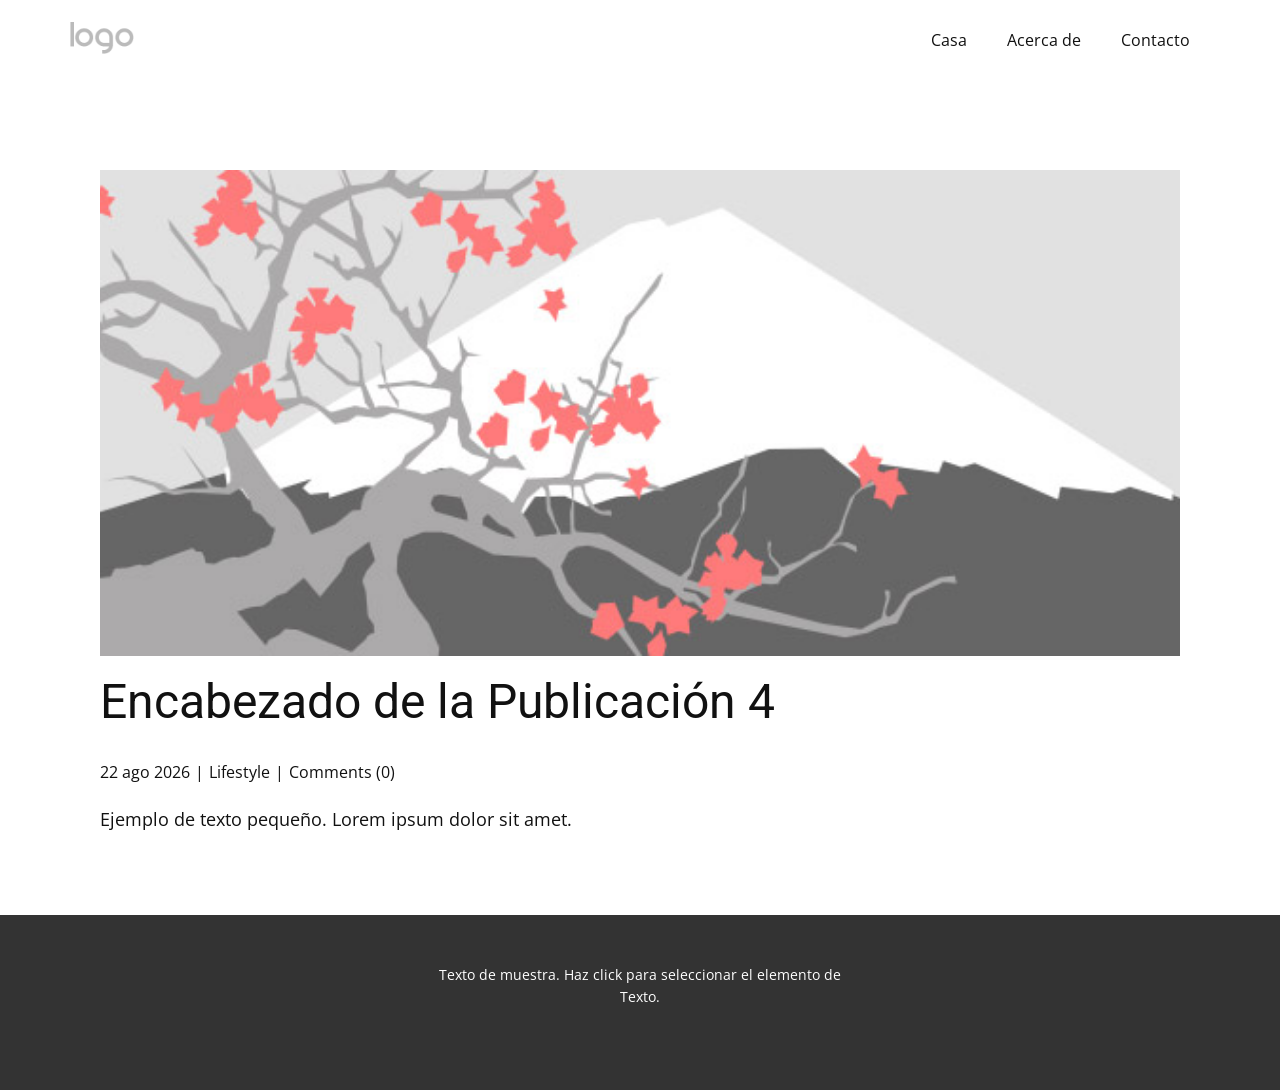
<file: blog/enviar-3.html>
<!DOCTYPE html>
<html style="font-size: 16px;" lang="es"><head>
    <meta name="viewport" content="width=device-width, initial-scale=1.0">
    <meta charset="utf-8">
    <meta name="keywords" content="Encabezado de la Publicación 1">
    <meta name="description" content="Ejemplo de texto pequeño. Lorem ipsum dolor sit amet.">
    <title>Encabezado de la Publicación 4</title>
    <link rel="stylesheet" href="../nicepage.css" media="screen">
<link rel="stylesheet" href="../Post-Template.css" media="screen">
    <script class="u-script" type="text/javascript" src="../jquery.js" defer=""></script>
    <script class="u-script" type="text/javascript" src="../nicepage.js" defer=""></script>
    <meta name="generator" content="Nicepage 8.6.15, nicepage.com">
    
    
    
    <link id="u-page-google-font" rel="stylesheet" href="https://fonts.googleapis.com/css2?display=swap&amp;family=Roboto:ital,wght@0,100;0,200;0,300;0,400;0,500;0,600;0,700;0,800;0,900;1,100;1,200;1,300;1,400;1,500;1,600;1,700;1,800;1,900&amp;family=Open+Sans:ital,wght@0,300;0,400;0,500;0,600;0,700;0,800;1,300;1,400;1,500;1,600;1,700;1,800">
    <script type="application/ld+json">{
		"@context": "http://schema.org",
		"@type": "Organization",
		"name": "",
		"logo": "images/default-logo.png"
}</script>
    <meta name="theme-color" content="#478ac9">
  <meta data-intl-tel-input-cdn-path="intlTelInput/"><meta name="twitter:description" content="Ejemplo de texto pequeño. Lorem ipsum dolor sit amet."><meta property="og:type" content="article"><meta property="og:title" content="Encabezado de la Publicación 4"><meta property="og:description" content="Ejemplo de texto pequeño. Lorem ipsum dolor sit amet."><meta property="og:image" content="../images/0fd3416c.jpeg"></head>
  <body data-path-to-root="./" data-include-products="false" class="u-body u-xl-mode" data-lang="es"><header class="u-clearfix u-header u-header" id="header"><div class="u-clearfix u-sheet u-valign-middle u-sheet-1">
        <a href="#" class="u-image u-logo u-image-1">
          <img src="../images/default-logo.png" class="u-logo-image u-logo-image-1">
        </a>
        <nav class="u-menu u-menu-one-level u-offcanvas u-menu-1" role="navigation" aria-label="Menu navigation">
          <div class="menu-collapse" style="font-size: 1rem; letter-spacing: 0px;">
            <a class="u-button-style u-custom-left-right-menu-spacing u-custom-padding-bottom u-custom-top-bottom-menu-spacing u-hamburger-link u-nav-link u-text-active-palette-1-base u-text-hover-palette-2-base" href="#" tabindex="-1" aria-label="Open menu" aria-controls="0028">
              <svg class="u-svg-link" viewBox="0 0 24 24"><use xlink:href="#menu-hamburger"></use></svg>
              <svg class="u-svg-content" version="1.1" id="menu-hamburger" viewBox="0 0 16 16" x="0px" y="0px" xmlns:xlink="http://www.w3.org/1999/xlink" xmlns="http://www.w3.org/2000/svg"><g><rect y="1" width="16" height="2"></rect><rect y="7" width="16" height="2"></rect><rect y="13" width="16" height="2"></rect>
</g></svg>
            </a>
          </div>
          <div class="u-nav-container">
            <ul class="u-nav u-unstyled u-nav-1" role="menubar"><li class="u-nav-item" role="none"><a class="u-button-style u-nav-link u-text-active-palette-1-base u-text-hover-palette-2-base u-nav-link-2" href="../" role="menuitem">Casa</a>
</li><li class="u-nav-item" role="none"><a class="u-button-style u-nav-link u-text-active-palette-1-base u-text-hover-palette-2-base u-nav-link-2" href="../Acerca-de.html" role="menuitem">Acerca de</a>
</li><li class="u-nav-item" role="none"><a class="u-button-style u-nav-link u-text-active-palette-1-base u-text-hover-palette-2-base u-nav-link-2" href="../Contacto.html" role="menuitem">Contacto</a>
</li></ul>
          </div>
          <div class="u-nav-container-collapse" id="0028" role="region" aria-label="Menu panel">
            <div class="u-black u-container-style u-inner-container-layout u-opacity u-opacity-95 u-sidenav">
              <div class="u-inner-container-layout u-sidenav-overflow">
                <div class="u-menu-close" tabindex="-1" aria-label="Close menu"></div>
                <ul class="u-align-center u-nav u-popupmenu-items u-unstyled u-nav-2"><li class="u-nav-item"><a class="u-button-style u-nav-link" href="../">Casa</a>
</li><li class="u-nav-item"><a class="u-button-style u-nav-link" href="../Acerca-de.html">Acerca de</a>
</li><li class="u-nav-item"><a class="u-button-style u-nav-link" href="../Contacto.html">Contacto</a>
</li></ul>
              </div>
            </div>
            <div class="u-black u-menu-overlay u-opacity u-opacity-70"></div>
          </div>
        </nav>
      </div></header>
    <section class="u-align-center u-clearfix u-section-1" id="block-2">
      <div class="u-clearfix u-sheet u-valign-middle-md u-valign-middle-sm u-valign-middle-xs u-sheet-1"><!--post_details--><!--post_details_options_json--><!--{"source":""}--><!--/post_details_options_json--><!--blog_post-->
        <div class="u-container-style u-expanded-width u-post-details u-post-details-1">
          <div class="u-container-layout u-valign-middle u-container-layout-1"><!--blog_post_image-->
            <img alt="" class="u-blog-control u-expanded-width u-image u-image-default u-image-1" src="../images/0fd3416c.jpeg"><!--/blog_post_image--><!--blog_post_header-->
            <h2 class="u-blog-control u-text u-text-1">Encabezado de la Publicación 4</h2><!--/blog_post_header--><!--blog_post_metadata-->
            <div class="u-blog-control u-metadata u-metadata-1"><!--blog_post_metadata_date--><span class="u-meta-date u-meta-icon">22 ago 2026</span><!--/blog_post_metadata_date--><!--blog_post_metadata_category--><span class="u-meta-category u-meta-icon"><a href="/blog/blog.html#/blog-1///3">Lifestyle</a></span><!--/blog_post_metadata_category--><!--blog_post_metadata_comments--><span class="u-meta-comments u-meta-icon"><!--blog_post_metadata_comments_content-->Comments (0)<!--/blog_post_metadata_comments_content--></span><!--/blog_post_metadata_comments-->
            </div><!--/blog_post_metadata--><!--blog_post_content-->
            <div class="u-align-justify u-blog-control u-post-content u-text u-text-2 fr-view">
  <p>Ejemplo de texto pequeño. Lorem ipsum dolor sit amet.</p>
  </div><!--/blog_post_content-->
          </div>
        </div><!--/blog_post--><!--/post_details-->
      </div>
    </section>
    
    
    
    <footer class="u-align-center u-clearfix u-container-align-center u-footer u-grey-80 u-footer" id="footer"><div class="u-clearfix u-sheet u-sheet-1">
        <p class="u-small-text u-text u-text-variant u-text-1">Texto de muestra. Haz click para seleccionar el elemento de Texto.</p>
      </div></footer>
    <section class="u-backlink u-clearfix u-grey-80"></section>
  
</body></html>
</file>
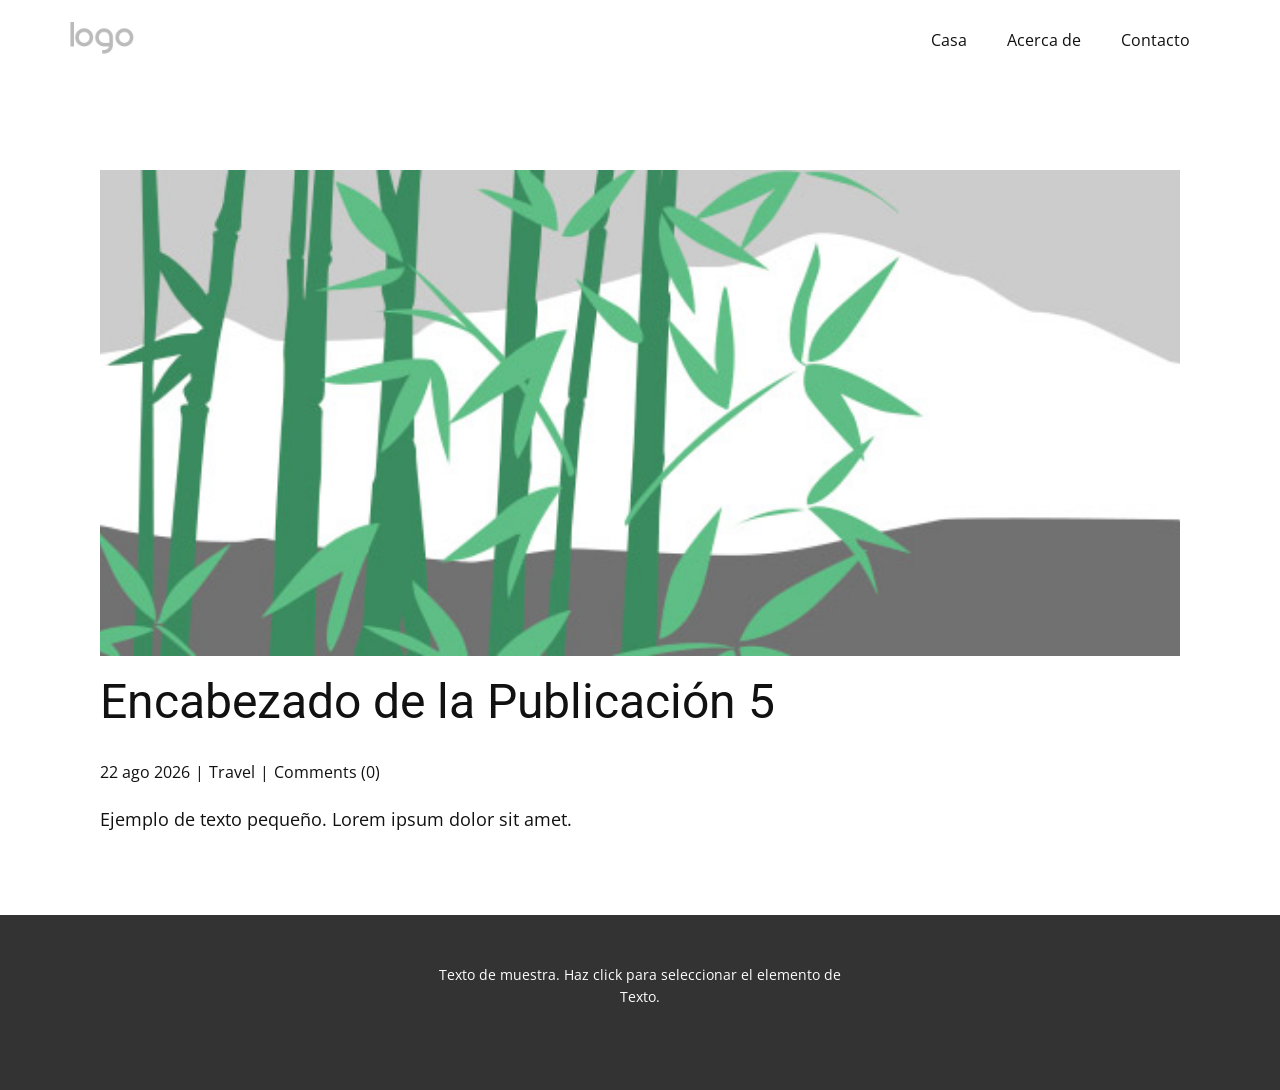
<file: blog/enviar-4.html>
<!DOCTYPE html>
<html style="font-size: 16px;" lang="es"><head>
    <meta name="viewport" content="width=device-width, initial-scale=1.0">
    <meta charset="utf-8">
    <meta name="keywords" content="Encabezado de la Publicación 1">
    <meta name="description" content="Ejemplo de texto pequeño. Lorem ipsum dolor sit amet.">
    <title>Encabezado de la Publicación 5</title>
    <link rel="stylesheet" href="../nicepage.css" media="screen">
<link rel="stylesheet" href="../Post-Template.css" media="screen">
    <script class="u-script" type="text/javascript" src="../jquery.js" defer=""></script>
    <script class="u-script" type="text/javascript" src="../nicepage.js" defer=""></script>
    <meta name="generator" content="Nicepage 8.6.15, nicepage.com">
    
    
    
    <link id="u-page-google-font" rel="stylesheet" href="https://fonts.googleapis.com/css2?display=swap&amp;family=Roboto:ital,wght@0,100;0,200;0,300;0,400;0,500;0,600;0,700;0,800;0,900;1,100;1,200;1,300;1,400;1,500;1,600;1,700;1,800;1,900&amp;family=Open+Sans:ital,wght@0,300;0,400;0,500;0,600;0,700;0,800;1,300;1,400;1,500;1,600;1,700;1,800">
    <script type="application/ld+json">{
		"@context": "http://schema.org",
		"@type": "Organization",
		"name": "",
		"logo": "images/default-logo.png"
}</script>
    <meta name="theme-color" content="#478ac9">
  <meta data-intl-tel-input-cdn-path="intlTelInput/"><meta name="twitter:description" content="Ejemplo de texto pequeño. Lorem ipsum dolor sit amet."><meta property="og:type" content="article"><meta property="og:title" content="Encabezado de la Publicación 5"><meta property="og:description" content="Ejemplo de texto pequeño. Lorem ipsum dolor sit amet."><meta property="og:image" content="../images/68f64b9d.jpeg"></head>
  <body data-path-to-root="./" data-include-products="false" class="u-body u-xl-mode" data-lang="es"><header class="u-clearfix u-header u-header" id="header"><div class="u-clearfix u-sheet u-valign-middle u-sheet-1">
        <a href="#" class="u-image u-logo u-image-1">
          <img src="../images/default-logo.png" class="u-logo-image u-logo-image-1">
        </a>
        <nav class="u-menu u-menu-one-level u-offcanvas u-menu-1" role="navigation" aria-label="Menu navigation">
          <div class="menu-collapse" style="font-size: 1rem; letter-spacing: 0px;">
            <a class="u-button-style u-custom-left-right-menu-spacing u-custom-padding-bottom u-custom-top-bottom-menu-spacing u-hamburger-link u-nav-link u-text-active-palette-1-base u-text-hover-palette-2-base" href="#" tabindex="-1" aria-label="Open menu" aria-controls="0028">
              <svg class="u-svg-link" viewBox="0 0 24 24"><use xlink:href="#menu-hamburger"></use></svg>
              <svg class="u-svg-content" version="1.1" id="menu-hamburger" viewBox="0 0 16 16" x="0px" y="0px" xmlns:xlink="http://www.w3.org/1999/xlink" xmlns="http://www.w3.org/2000/svg"><g><rect y="1" width="16" height="2"></rect><rect y="7" width="16" height="2"></rect><rect y="13" width="16" height="2"></rect>
</g></svg>
            </a>
          </div>
          <div class="u-nav-container">
            <ul class="u-nav u-unstyled u-nav-1" role="menubar"><li class="u-nav-item" role="none"><a class="u-button-style u-nav-link u-text-active-palette-1-base u-text-hover-palette-2-base u-nav-link-2" href="../" role="menuitem">Casa</a>
</li><li class="u-nav-item" role="none"><a class="u-button-style u-nav-link u-text-active-palette-1-base u-text-hover-palette-2-base u-nav-link-2" href="../Acerca-de.html" role="menuitem">Acerca de</a>
</li><li class="u-nav-item" role="none"><a class="u-button-style u-nav-link u-text-active-palette-1-base u-text-hover-palette-2-base u-nav-link-2" href="../Contacto.html" role="menuitem">Contacto</a>
</li></ul>
          </div>
          <div class="u-nav-container-collapse" id="0028" role="region" aria-label="Menu panel">
            <div class="u-black u-container-style u-inner-container-layout u-opacity u-opacity-95 u-sidenav">
              <div class="u-inner-container-layout u-sidenav-overflow">
                <div class="u-menu-close" tabindex="-1" aria-label="Close menu"></div>
                <ul class="u-align-center u-nav u-popupmenu-items u-unstyled u-nav-2"><li class="u-nav-item"><a class="u-button-style u-nav-link" href="../">Casa</a>
</li><li class="u-nav-item"><a class="u-button-style u-nav-link" href="../Acerca-de.html">Acerca de</a>
</li><li class="u-nav-item"><a class="u-button-style u-nav-link" href="../Contacto.html">Contacto</a>
</li></ul>
              </div>
            </div>
            <div class="u-black u-menu-overlay u-opacity u-opacity-70"></div>
          </div>
        </nav>
      </div></header>
    <section class="u-align-center u-clearfix u-section-1" id="block-2">
      <div class="u-clearfix u-sheet u-valign-middle-md u-valign-middle-sm u-valign-middle-xs u-sheet-1"><!--post_details--><!--post_details_options_json--><!--{"source":""}--><!--/post_details_options_json--><!--blog_post-->
        <div class="u-container-style u-expanded-width u-post-details u-post-details-1">
          <div class="u-container-layout u-valign-middle u-container-layout-1"><!--blog_post_image-->
            <img alt="" class="u-blog-control u-expanded-width u-image u-image-default u-image-1" src="../images/68f64b9d.jpeg"><!--/blog_post_image--><!--blog_post_header-->
            <h2 class="u-blog-control u-text u-text-1">Encabezado de la Publicación 5</h2><!--/blog_post_header--><!--blog_post_metadata-->
            <div class="u-blog-control u-metadata u-metadata-1"><!--blog_post_metadata_date--><span class="u-meta-date u-meta-icon">22 ago 2026</span><!--/blog_post_metadata_date--><!--blog_post_metadata_category--><span class="u-meta-category u-meta-icon"><a href="/blog/blog.html#/blog-1///2">Travel</a></span><!--/blog_post_metadata_category--><!--blog_post_metadata_comments--><span class="u-meta-comments u-meta-icon"><!--blog_post_metadata_comments_content-->Comments (0)<!--/blog_post_metadata_comments_content--></span><!--/blog_post_metadata_comments-->
            </div><!--/blog_post_metadata--><!--blog_post_content-->
            <div class="u-align-justify u-blog-control u-post-content u-text u-text-2 fr-view">
  <p>Ejemplo de texto pequeño. Lorem ipsum dolor sit amet.</p>
  </div><!--/blog_post_content-->
          </div>
        </div><!--/blog_post--><!--/post_details-->
      </div>
    </section>
    
    
    
    <footer class="u-align-center u-clearfix u-container-align-center u-footer u-grey-80 u-footer" id="footer"><div class="u-clearfix u-sheet u-sheet-1">
        <p class="u-small-text u-text u-text-variant u-text-1">Texto de muestra. Haz click para seleccionar el elemento de Texto.</p>
      </div></footer>
    <section class="u-backlink u-clearfix u-grey-80"></section>
  
</body></html>
</file>
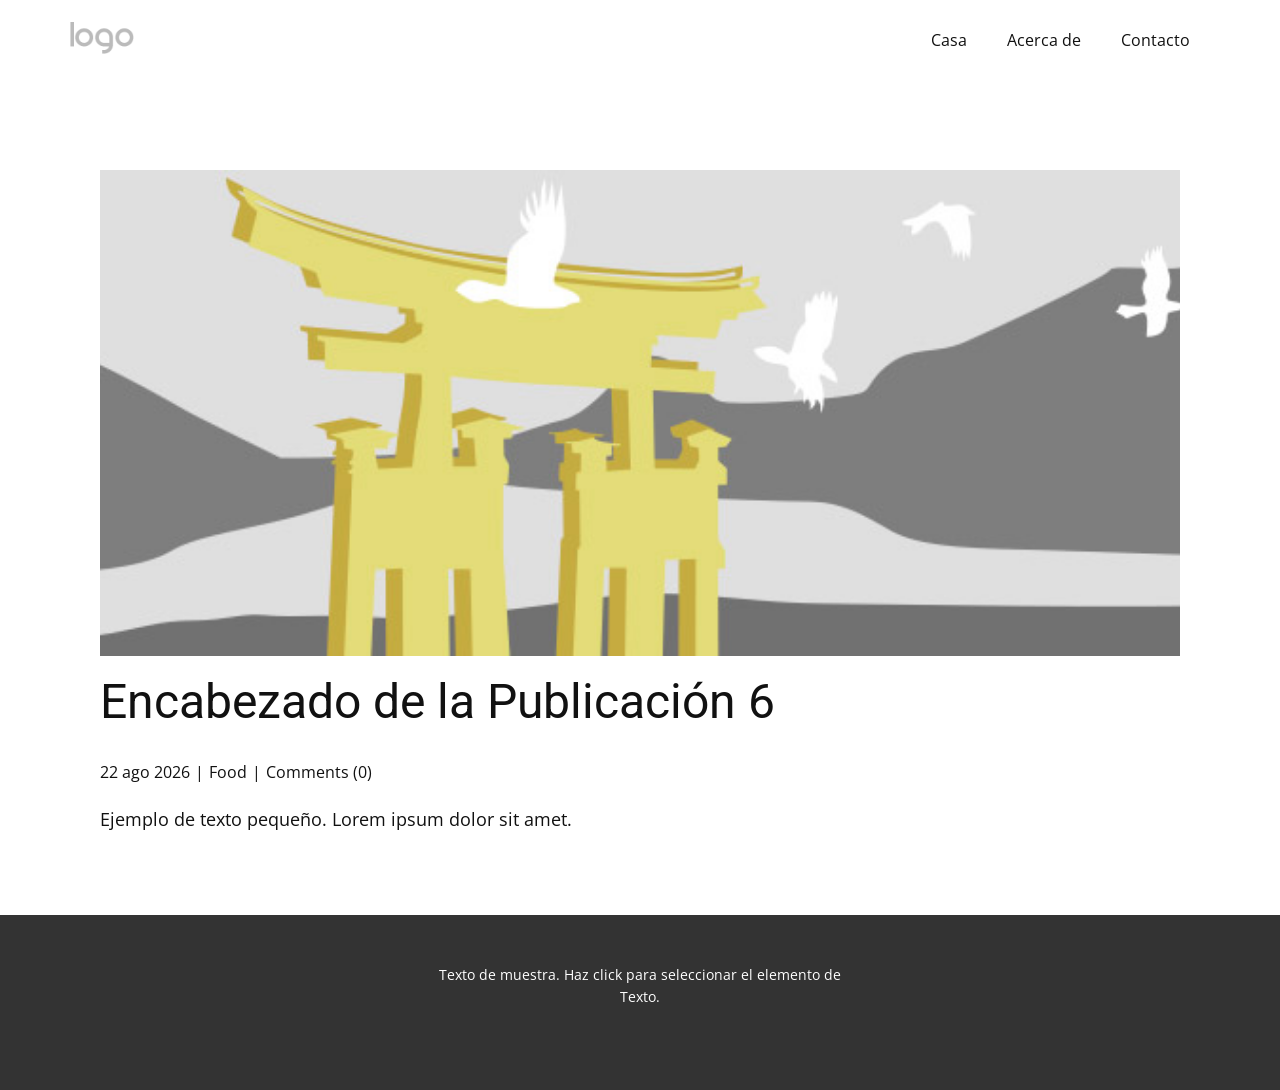
<file: blog/enviar-5.html>
<!DOCTYPE html>
<html style="font-size: 16px;" lang="es"><head>
    <meta name="viewport" content="width=device-width, initial-scale=1.0">
    <meta charset="utf-8">
    <meta name="keywords" content="Encabezado de la Publicación 1">
    <meta name="description" content="Ejemplo de texto pequeño. Lorem ipsum dolor sit amet.">
    <title>Encabezado de la Publicación 6</title>
    <link rel="stylesheet" href="../nicepage.css" media="screen">
<link rel="stylesheet" href="../Post-Template.css" media="screen">
    <script class="u-script" type="text/javascript" src="../jquery.js" defer=""></script>
    <script class="u-script" type="text/javascript" src="../nicepage.js" defer=""></script>
    <meta name="generator" content="Nicepage 8.6.15, nicepage.com">
    
    
    
    <link id="u-page-google-font" rel="stylesheet" href="https://fonts.googleapis.com/css2?display=swap&amp;family=Roboto:ital,wght@0,100;0,200;0,300;0,400;0,500;0,600;0,700;0,800;0,900;1,100;1,200;1,300;1,400;1,500;1,600;1,700;1,800;1,900&amp;family=Open+Sans:ital,wght@0,300;0,400;0,500;0,600;0,700;0,800;1,300;1,400;1,500;1,600;1,700;1,800">
    <script type="application/ld+json">{
		"@context": "http://schema.org",
		"@type": "Organization",
		"name": "",
		"logo": "images/default-logo.png"
}</script>
    <meta name="theme-color" content="#478ac9">
  <meta data-intl-tel-input-cdn-path="intlTelInput/"><meta name="twitter:description" content="Ejemplo de texto pequeño. Lorem ipsum dolor sit amet."><meta property="og:type" content="article"><meta property="og:title" content="Encabezado de la Publicación 6"><meta property="og:description" content="Ejemplo de texto pequeño. Lorem ipsum dolor sit amet."><meta property="og:image" content="../images/8ad73f3c.jpeg"></head>
  <body data-path-to-root="./" data-include-products="false" class="u-body u-xl-mode" data-lang="es"><header class="u-clearfix u-header u-header" id="header"><div class="u-clearfix u-sheet u-valign-middle u-sheet-1">
        <a href="#" class="u-image u-logo u-image-1">
          <img src="../images/default-logo.png" class="u-logo-image u-logo-image-1">
        </a>
        <nav class="u-menu u-menu-one-level u-offcanvas u-menu-1" role="navigation" aria-label="Menu navigation">
          <div class="menu-collapse" style="font-size: 1rem; letter-spacing: 0px;">
            <a class="u-button-style u-custom-left-right-menu-spacing u-custom-padding-bottom u-custom-top-bottom-menu-spacing u-hamburger-link u-nav-link u-text-active-palette-1-base u-text-hover-palette-2-base" href="#" tabindex="-1" aria-label="Open menu" aria-controls="0028">
              <svg class="u-svg-link" viewBox="0 0 24 24"><use xlink:href="#menu-hamburger"></use></svg>
              <svg class="u-svg-content" version="1.1" id="menu-hamburger" viewBox="0 0 16 16" x="0px" y="0px" xmlns:xlink="http://www.w3.org/1999/xlink" xmlns="http://www.w3.org/2000/svg"><g><rect y="1" width="16" height="2"></rect><rect y="7" width="16" height="2"></rect><rect y="13" width="16" height="2"></rect>
</g></svg>
            </a>
          </div>
          <div class="u-nav-container">
            <ul class="u-nav u-unstyled u-nav-1" role="menubar"><li class="u-nav-item" role="none"><a class="u-button-style u-nav-link u-text-active-palette-1-base u-text-hover-palette-2-base u-nav-link-2" href="../" role="menuitem">Casa</a>
</li><li class="u-nav-item" role="none"><a class="u-button-style u-nav-link u-text-active-palette-1-base u-text-hover-palette-2-base u-nav-link-2" href="../Acerca-de.html" role="menuitem">Acerca de</a>
</li><li class="u-nav-item" role="none"><a class="u-button-style u-nav-link u-text-active-palette-1-base u-text-hover-palette-2-base u-nav-link-2" href="../Contacto.html" role="menuitem">Contacto</a>
</li></ul>
          </div>
          <div class="u-nav-container-collapse" id="0028" role="region" aria-label="Menu panel">
            <div class="u-black u-container-style u-inner-container-layout u-opacity u-opacity-95 u-sidenav">
              <div class="u-inner-container-layout u-sidenav-overflow">
                <div class="u-menu-close" tabindex="-1" aria-label="Close menu"></div>
                <ul class="u-align-center u-nav u-popupmenu-items u-unstyled u-nav-2"><li class="u-nav-item"><a class="u-button-style u-nav-link" href="../">Casa</a>
</li><li class="u-nav-item"><a class="u-button-style u-nav-link" href="../Acerca-de.html">Acerca de</a>
</li><li class="u-nav-item"><a class="u-button-style u-nav-link" href="../Contacto.html">Contacto</a>
</li></ul>
              </div>
            </div>
            <div class="u-black u-menu-overlay u-opacity u-opacity-70"></div>
          </div>
        </nav>
      </div></header>
    <section class="u-align-center u-clearfix u-section-1" id="block-2">
      <div class="u-clearfix u-sheet u-valign-middle-md u-valign-middle-sm u-valign-middle-xs u-sheet-1"><!--post_details--><!--post_details_options_json--><!--{"source":""}--><!--/post_details_options_json--><!--blog_post-->
        <div class="u-container-style u-expanded-width u-post-details u-post-details-1">
          <div class="u-container-layout u-valign-middle u-container-layout-1"><!--blog_post_image-->
            <img alt="" class="u-blog-control u-expanded-width u-image u-image-default u-image-1" src="../images/8ad73f3c.jpeg"><!--/blog_post_image--><!--blog_post_header-->
            <h2 class="u-blog-control u-text u-text-1">Encabezado de la Publicación 6</h2><!--/blog_post_header--><!--blog_post_metadata-->
            <div class="u-blog-control u-metadata u-metadata-1"><!--blog_post_metadata_date--><span class="u-meta-date u-meta-icon">22 ago 2026</span><!--/blog_post_metadata_date--><!--blog_post_metadata_category--><span class="u-meta-category u-meta-icon"><a href="/blog/blog.html#/blog-1///1">Food</a></span><!--/blog_post_metadata_category--><!--blog_post_metadata_comments--><span class="u-meta-comments u-meta-icon"><!--blog_post_metadata_comments_content-->Comments (0)<!--/blog_post_metadata_comments_content--></span><!--/blog_post_metadata_comments-->
            </div><!--/blog_post_metadata--><!--blog_post_content-->
            <div class="u-align-justify u-blog-control u-post-content u-text u-text-2 fr-view">
  <p>Ejemplo de texto pequeño. Lorem ipsum dolor sit amet.</p>
  </div><!--/blog_post_content-->
          </div>
        </div><!--/blog_post--><!--/post_details-->
      </div>
    </section>
    
    
    
    <footer class="u-align-center u-clearfix u-container-align-center u-footer u-grey-80 u-footer" id="footer"><div class="u-clearfix u-sheet u-sheet-1">
        <p class="u-small-text u-text u-text-variant u-text-1">Texto de muestra. Haz click para seleccionar el elemento de Texto.</p>
      </div></footer>
    <section class="u-backlink u-clearfix u-grey-80"></section>
  
</body></html>
</file>
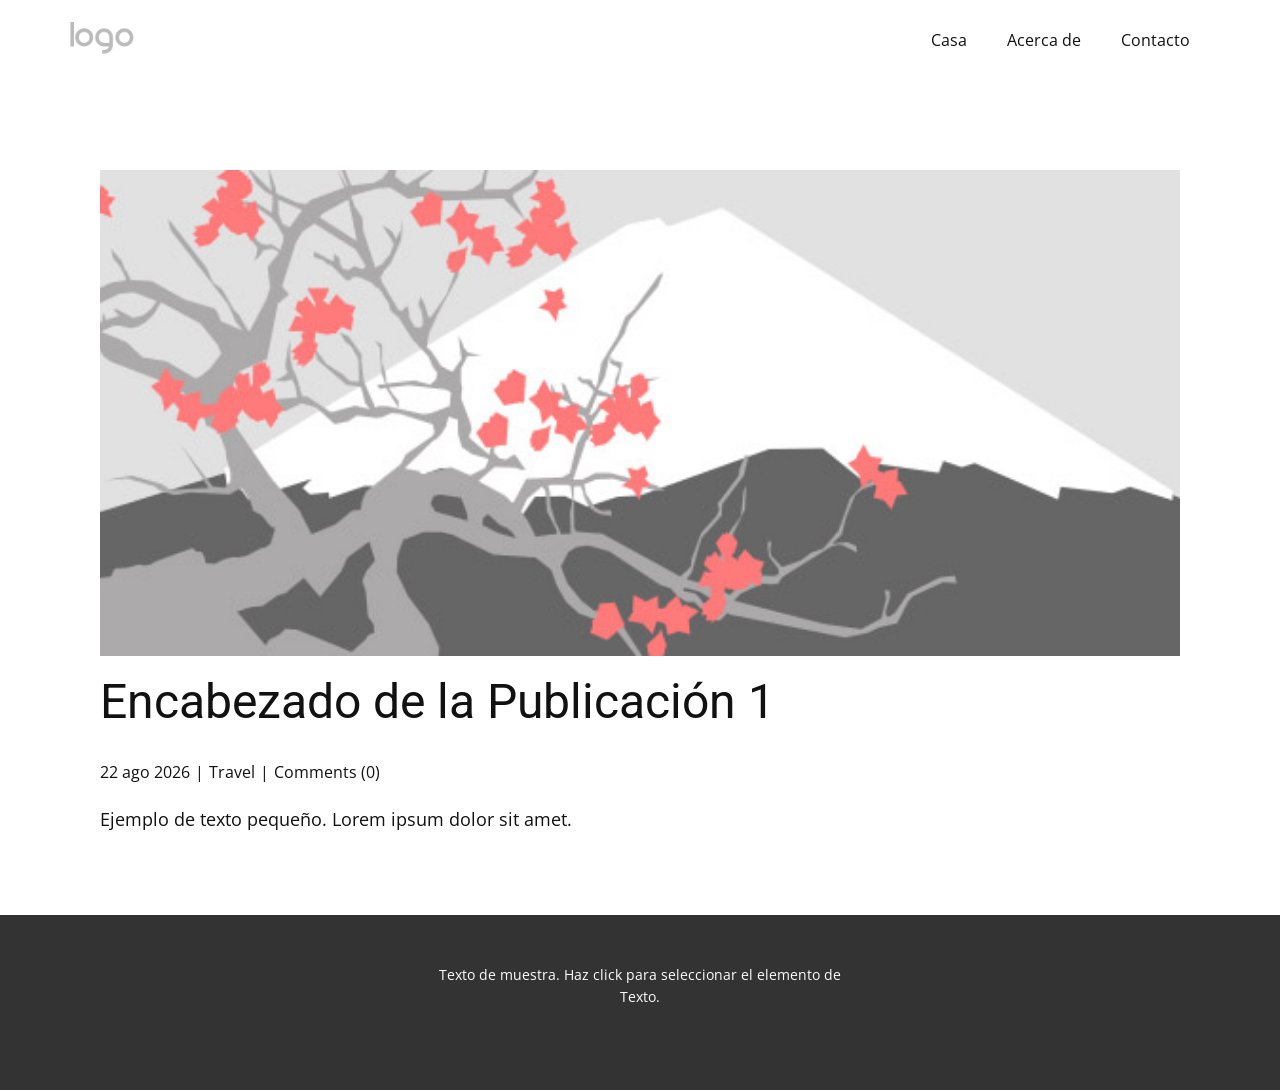
<file: blog/enviar.html>
<!DOCTYPE html>
<html style="font-size: 16px;" lang="es"><head>
    <meta name="viewport" content="width=device-width, initial-scale=1.0">
    <meta charset="utf-8">
    <meta name="keywords" content="Encabezado de la Publicación 1">
    <meta name="description" content="Ejemplo de texto pequeño. Lorem ipsum dolor sit amet.">
    <title>Encabezado de la Publicación 1</title>
    <link rel="stylesheet" href="../nicepage.css" media="screen">
<link rel="stylesheet" href="../Post-Template.css" media="screen">
    <script class="u-script" type="text/javascript" src="../jquery.js" defer=""></script>
    <script class="u-script" type="text/javascript" src="../nicepage.js" defer=""></script>
    <meta name="generator" content="Nicepage 8.6.15, nicepage.com">
    
    
    
    <link id="u-page-google-font" rel="stylesheet" href="https://fonts.googleapis.com/css2?display=swap&amp;family=Roboto:ital,wght@0,100;0,200;0,300;0,400;0,500;0,600;0,700;0,800;0,900;1,100;1,200;1,300;1,400;1,500;1,600;1,700;1,800;1,900&amp;family=Open+Sans:ital,wght@0,300;0,400;0,500;0,600;0,700;0,800;1,300;1,400;1,500;1,600;1,700;1,800">
    <script type="application/ld+json">{
		"@context": "http://schema.org",
		"@type": "Organization",
		"name": "",
		"logo": "images/default-logo.png"
}</script>
    <meta name="theme-color" content="#478ac9">
  <meta data-intl-tel-input-cdn-path="intlTelInput/"><meta name="twitter:description" content="Ejemplo de texto pequeño. Lorem ipsum dolor sit amet."><meta property="og:type" content="article"><meta property="og:title" content="Encabezado de la Publicación 1"><meta property="og:description" content="Ejemplo de texto pequeño. Lorem ipsum dolor sit amet."><meta property="og:image" content="../images/0fd3416c.jpeg"></head>
  <body data-path-to-root="./" data-include-products="false" class="u-body u-xl-mode" data-lang="es"><header class="u-clearfix u-header u-header" id="header"><div class="u-clearfix u-sheet u-valign-middle u-sheet-1">
        <a href="#" class="u-image u-logo u-image-1">
          <img src="../images/default-logo.png" class="u-logo-image u-logo-image-1">
        </a>
        <nav class="u-menu u-menu-one-level u-offcanvas u-menu-1" role="navigation" aria-label="Menu navigation">
          <div class="menu-collapse" style="font-size: 1rem; letter-spacing: 0px;">
            <a class="u-button-style u-custom-left-right-menu-spacing u-custom-padding-bottom u-custom-top-bottom-menu-spacing u-hamburger-link u-nav-link u-text-active-palette-1-base u-text-hover-palette-2-base" href="#" tabindex="-1" aria-label="Open menu" aria-controls="0028">
              <svg class="u-svg-link" viewBox="0 0 24 24"><use xlink:href="#menu-hamburger"></use></svg>
              <svg class="u-svg-content" version="1.1" id="menu-hamburger" viewBox="0 0 16 16" x="0px" y="0px" xmlns:xlink="http://www.w3.org/1999/xlink" xmlns="http://www.w3.org/2000/svg"><g><rect y="1" width="16" height="2"></rect><rect y="7" width="16" height="2"></rect><rect y="13" width="16" height="2"></rect>
</g></svg>
            </a>
          </div>
          <div class="u-nav-container">
            <ul class="u-nav u-unstyled u-nav-1" role="menubar"><li class="u-nav-item" role="none"><a class="u-button-style u-nav-link u-text-active-palette-1-base u-text-hover-palette-2-base u-nav-link-2" href="../" role="menuitem">Casa</a>
</li><li class="u-nav-item" role="none"><a class="u-button-style u-nav-link u-text-active-palette-1-base u-text-hover-palette-2-base u-nav-link-2" href="../Acerca-de.html" role="menuitem">Acerca de</a>
</li><li class="u-nav-item" role="none"><a class="u-button-style u-nav-link u-text-active-palette-1-base u-text-hover-palette-2-base u-nav-link-2" href="../Contacto.html" role="menuitem">Contacto</a>
</li></ul>
          </div>
          <div class="u-nav-container-collapse" id="0028" role="region" aria-label="Menu panel">
            <div class="u-black u-container-style u-inner-container-layout u-opacity u-opacity-95 u-sidenav">
              <div class="u-inner-container-layout u-sidenav-overflow">
                <div class="u-menu-close" tabindex="-1" aria-label="Close menu"></div>
                <ul class="u-align-center u-nav u-popupmenu-items u-unstyled u-nav-2"><li class="u-nav-item"><a class="u-button-style u-nav-link" href="../">Casa</a>
</li><li class="u-nav-item"><a class="u-button-style u-nav-link" href="../Acerca-de.html">Acerca de</a>
</li><li class="u-nav-item"><a class="u-button-style u-nav-link" href="../Contacto.html">Contacto</a>
</li></ul>
              </div>
            </div>
            <div class="u-black u-menu-overlay u-opacity u-opacity-70"></div>
          </div>
        </nav>
      </div></header>
    <section class="u-align-center u-clearfix u-section-1" id="block-2">
      <div class="u-clearfix u-sheet u-valign-middle-md u-valign-middle-sm u-valign-middle-xs u-sheet-1"><!--post_details--><!--post_details_options_json--><!--{"source":""}--><!--/post_details_options_json--><!--blog_post-->
        <div class="u-container-style u-expanded-width u-post-details u-post-details-1">
          <div class="u-container-layout u-valign-middle u-container-layout-1"><!--blog_post_image-->
            <img alt="" class="u-blog-control u-expanded-width u-image u-image-default u-image-1" src="../images/0fd3416c.jpeg"><!--/blog_post_image--><!--blog_post_header-->
            <h2 class="u-blog-control u-text u-text-1">Encabezado de la Publicación 1</h2><!--/blog_post_header--><!--blog_post_metadata-->
            <div class="u-blog-control u-metadata u-metadata-1"><!--blog_post_metadata_date--><span class="u-meta-date u-meta-icon">22 ago 2026</span><!--/blog_post_metadata_date--><!--blog_post_metadata_category--><span class="u-meta-category u-meta-icon"><a href="/blog/blog.html#/blog-1///2">Travel</a></span><!--/blog_post_metadata_category--><!--blog_post_metadata_comments--><span class="u-meta-comments u-meta-icon"><!--blog_post_metadata_comments_content-->Comments (0)<!--/blog_post_metadata_comments_content--></span><!--/blog_post_metadata_comments-->
            </div><!--/blog_post_metadata--><!--blog_post_content-->
            <div class="u-align-justify u-blog-control u-post-content u-text u-text-2 fr-view">
  <p>Ejemplo de texto pequeño. Lorem ipsum dolor sit amet.</p>
  </div><!--/blog_post_content-->
          </div>
        </div><!--/blog_post--><!--/post_details-->
      </div>
    </section>
    
    
    
    <footer class="u-align-center u-clearfix u-container-align-center u-footer u-grey-80 u-footer" id="footer"><div class="u-clearfix u-sheet u-sheet-1">
        <p class="u-small-text u-text u-text-variant u-text-1">Texto de muestra. Haz click para seleccionar el elemento de Texto.</p>
      </div></footer>
    <section class="u-backlink u-clearfix u-grey-80"></section>
  
</body></html>
</file>
<file: index.css>
:root {
    --navy: #101c4d;
    --ink: #182449;
    --muted: #637094;
    --paper: #f7f9ff;
    --blue: #4469f4;
    --cyan: #54d7d1;
    --yellow: #ffd45a;
    --coral: #ff856b;
    --line: #dfe5f5;
    --shadow: 0 24px 70px rgba(16, 28, 77, .12);
}

* {
    box-sizing: border-box;
}

html {
    scroll-behavior: smooth;
}

body {
    margin: 0;
    color: var(--ink);
    background: var(--paper);
    font-family: "DM Sans", sans-serif;
    line-height: 1.6;
    overflow-x: hidden;
}

a {
    color: inherit;
    text-decoration: none;
}

img {
    display: block;
    max-width: 100%;
}

.skip-link {
    position: absolute;
    left: 1rem;
    top: -5rem;
    z-index: 20;
    padding: .7rem 1rem;
    background: white;
    border-radius: .5rem;
}

.skip-link:focus {
    top: 1rem;
}

.site-shell {
    overflow: hidden;
}

.topbar {
    display: flex;
    align-items: center;
    justify-content: space-between;
    max-width: 1240px;
    margin: auto;
    padding: 27px 42px;
    position: relative;
    z-index: 2;
}

.brand {
    display: inline-flex;
    align-items: center;
    gap: 12px;
}

.brand img {
    width: 42px;
    height: 42px;
    border-radius: 12px;
    box-shadow: 0 8px 18px rgba(16, 28, 77, .18);
}

.brand strong,
.brand small {
    display: block;
    line-height: 1.1;
}

.brand strong {
    font-family: Manrope, sans-serif;
    letter-spacing: .02em;
}

.brand small {
    color: var(--muted);
    font-size: .7rem;
    margin-top: 4px;
}

.topbar-link {
    color: var(--navy);
    font-weight: 700;
    font-size: .82rem;
}

.topbar-link span {
    color: var(--blue);
    font-size: 1.1rem;
    margin-left: 6px;
}

.hero {
    position: relative;
    min-height: 720px;
    padding: 80px 7vw 38px;
    background: linear-gradient(130deg, #f5f8ff 0%, #e8f8fb 54%, #fff3dd 100%);
}

.hero::after {
    content: "";
    position: absolute;
    width: min(38vw, 520px);
    aspect-ratio: 1;
    left: -190px;
    bottom: -250px;
    background: url("images/aprobia-icon.png") center / contain no-repeat;
    opacity: .035;
    transform: rotate(-18deg);
    pointer-events: none;
}

.hero::before {
    content: "";
    position: absolute;
    width: 600px;
    height: 600px;
    right: -190px;
    top: -220px;
    border: 1px solid rgba(68, 105, 244, .16);
    border-radius: 50%;
}

.hero-grid {
    max-width: 1120px;
    margin: auto;
    display: grid;
    grid-template-columns: 1fr 1fr;
    align-items: center;
    gap: 60px;
    position: relative;
    z-index: 1;
}

.hero-copy {
    max-width: 570px;
}

.eyebrow,
.section-label {
    color: var(--blue);
    text-transform: uppercase;
    letter-spacing: .14em;
    font-size: .7rem;
    font-weight: 800;
}

.eyebrow {
    display: flex;
    align-items: center;
    gap: 9px;
}

.eyebrow-dot,
.status-dot {
    width: 8px;
    height: 8px;
    background: var(--coral);
    border-radius: 50%;
    display: inline-block;
}

h1,
h2,
h3,
p {
    margin-top: 0;
}

h1,
h2 {
    font-family: Manrope, sans-serif;
    line-height: 1.03;
    letter-spacing: -.045em;
}

h1 {
    color: var(--navy);
    font-size: clamp(3.8rem, 7vw, 6.6rem);
    margin: 24px 0;
}

h1 em,
h2 span {
    color: var(--blue);
    font-style: normal;
}

.hero-text {
    color: var(--muted);
    max-width: 430px;
    font-size: 1.05rem;
}

.download-actions {
    display: flex;
    flex-wrap: wrap;
    gap: 12px;
    margin: 30px 0 19px;
}

.download-button {
    min-height: 66px;
    display: inline-flex;
    align-items: center;
    gap: 13px;
    padding: 12px 20px;
    border-radius: 16px;
    color: white;
    font-weight: 800;
    box-shadow: 0 12px 24px rgba(16, 28, 77, .15);
    transition: transform .2s ease, box-shadow .2s ease;
}

.download-button:hover {
    transform: translateY(-4px);
    box-shadow: 0 17px 30px rgba(16, 28, 77, .2);
}

.download-button:active {
    transform: translateY(0);
}

.download-button:focus-visible,
.topbar-link:focus-visible,
.brand:focus-visible {
    outline: 3px solid var(--coral);
    outline-offset: 4px;
}

.mega-button {
    background: var(--navy);
}

.github-button {
    background: var(--blue);
}

.button-icon {
    display: grid;
    place-items: center;
    width: 35px;
    height: 35px;
    background: rgba(255, 255, 255, .16);
    border-radius: 10px;
    font-size: 1.4rem;
}

.download-button small {
    display: block;
    opacity: .7;
    font-size: .62rem;
    letter-spacing: .05em;
    text-transform: uppercase;
}

.version-line {
    display: flex;
    align-items: center;
    gap: 8px;
    color: var(--muted);
    font-size: .75rem;
}

.version-line strong {
    color: var(--ink);
}

.divider {
    width: 1px;
    height: 15px;
    background: var(--line);
    margin: 0 5px;
}

.download-message {
    color: #9c4c40;
    font-size: .8rem;
    margin: 0 0 15px;
}

.hero-visual {
    min-height: 470px;
    display: grid;
    place-items: center;
    position: relative;
}

.icon-stage {
    width: min(390px, 70vw);
    aspect-ratio: 1;
    display: grid;
    place-items: center;
    position: relative;
    z-index: 1;
}

.icon-stage img {
    width: 78%;
    border-radius: 28%;
    box-shadow: 0 30px 45px rgba(16, 28, 77, .22);
}

.stage-glow {
    position: absolute;
    inset: 13%;
    background: var(--yellow);
    border-radius: 45% 55% 52% 48%;
    transform: rotate(-12deg);
    z-index: -1;
    filter: blur(1px);
}

.visual-orbit {
    position: absolute;
    border: 1px dashed rgba(68, 105, 244, .38);
    border-radius: 50%;
}

.orbit-one {
    width: 425px;
    height: 235px;
    transform: rotate(-25deg);
}

.orbit-two {
    width: 330px;
    height: 430px;
    transform: rotate(30deg);
}

.floating-note {
    position: absolute;
    z-index: 2;
    background: white;
    border-radius: 13px;
    padding: 12px 16px;
    box-shadow: var(--shadow);
    font-size: .76rem;
    font-weight: 700;
}

.floating-note span {
    color: var(--coral);
    font-size: 1.1rem;
    margin-right: 5px;
}

.note-top {
    top: 11%;
    right: 3%;
    transform: rotate(4deg);
}

.note-bottom {
    bottom: 14%;
    left: 2%;
    transform: rotate(-5deg);
}

.visual-caption {
    position: absolute;
    right: 4%;
    bottom: 3%;
    text-align: right;
}

.visual-caption span,
.visual-caption small {
    display: block;
}

.visual-caption span {
    font-family: Manrope, sans-serif;
    font-size: 1.5rem;
    color: var(--navy);
}

.visual-caption small {
    color: var(--muted);
    font-size: .7rem;
}

.hero-metrics {
    max-width: 1120px;
    display: grid;
    grid-template-columns: repeat(3, 1fr);
    margin: 55px auto 0;
    border-top: 1px solid rgba(16, 28, 77, .14);
    padding-top: 20px;
}

.hero-metrics div {
    display: flex;
    gap: 14px;
    align-items: center;
    color: var(--muted);
    font-size: .75rem;
}

.hero-metrics strong {
    color: var(--blue);
    font-family: Manrope, sans-serif;
}

.section-padding {
    padding: 125px max(7vw, 28px);
}

.about-section {
    background: white;
    position: relative;
    isolation: isolate;
}

.about-section::after,
.update-section::after {
    content: "";
    position: absolute;
    width: min(32vw, 420px);
    aspect-ratio: 1;
    right: -130px;
    top: 15%;
    background: url("images/aprobia-icon.png") center / contain no-repeat;
    opacity: .035;
    transform: rotate(17deg);
    pointer-events: none;
    z-index: -1;
}

.about-layout,
.section-heading {
    max-width: 1120px;
    margin: 28px auto 0;
    display: grid;
    grid-template-columns: 1fr 1fr;
    gap: 90px;
    align-items: end;
}

h2 {
    font-size: clamp(2.6rem, 5vw, 4.5rem);
    margin-bottom: 0;
    color: var(--navy);
}

.lead {
    color: var(--ink);
    font-size: 1.25rem;
    line-height: 1.5;
}

.muted {
    color: var(--muted);
    font-size: .9rem;
}

.focus-section {
    background: var(--navy);
    color: white;
    position: relative;
    isolation: isolate;
}

.focus-section::after {
    content: "";
    position: absolute;
    width: min(35vw, 480px);
    aspect-ratio: 1;
    left: -170px;
    bottom: -200px;
    background: url("images/aprobia-icon.png") center / contain no-repeat;
    opacity: .045;
    transform: rotate(-14deg);
    pointer-events: none;
    z-index: -1;
}

.focus-section h2 {
    color: white;
}

.focus-section .section-label {
    color: var(--cyan);
}

.section-heading {
    margin-top: 0;
    align-items: end;
}

.section-heading>p {
    color: #aab7df;
    font-size: .95rem;
    max-width: 330px;
    margin-bottom: 4px;
}

.focus-grid {
    max-width: 1120px;
    margin: 58px auto 0;
    display: grid;
    grid-template-columns: repeat(3, 1fr);
    gap: 17px;
}

.focus-card {
    min-height: 310px;
    border-radius: 23px;
    padding: 27px;
    color: var(--navy);
    position: relative;
    transition: transform .2s ease;
}

.focus-card:hover {
    transform: translateY(-7px);
}

.card-blue {
    background: var(--cyan);
}

.card-yellow {
    background: var(--yellow);
}

.card-coral {
    background: var(--coral);
}

.card-number {
    position: absolute;
    top: 26px;
    right: 27px;
    font-size: .7rem;
    font-weight: 800;
    opacity: .55;
}

.card-icon {
    font-size: 2.3rem;
    margin: 48px 0 27px;
}

.focus-card h3 {
    font-family: Manrope, sans-serif;
    font-size: 1.4rem;
    margin-bottom: 9px;
}

.focus-card p {
    font-size: .83rem;
    margin: 0;
    max-width: 250px;
}

.update-section {
    background: #eff3ff;
    position: relative;
    isolation: isolate;
}

.update-card {
    max-width: 1120px;
    margin: auto;
    padding: 55px;
    border-radius: 28px;
    background: white;
    box-shadow: var(--shadow);
    display: grid;
    grid-template-columns: 1fr 1fr;
    gap: 80px;
}

.update-card h2 {
    font-size: clamp(2.4rem, 4vw, 3.8rem);
    margin: 22px 0;
}

.update-card p {
    color: var(--muted);
    font-size: .9rem;
    max-width: 290px;
}

.update-version {
    border-bottom: 1px solid var(--line);
    padding-bottom: 15px;
    color: var(--muted);
    font-size: .8rem;
}

.update-version strong {
    color: var(--ink);
    font-family: Manrope, sans-serif;
    font-size: 1.3rem;
    margin-left: 5px;
}

.update-content ul {
    padding: 18px 0 0;
    margin: 0;
    list-style: none;
    color: var(--muted);
    font-size: .88rem;
}

.update-content li {
    margin: 8px 0;
}

.update-content li::before {
    content: "✓";
    color: var(--blue);
    font-weight: 800;
    margin-right: 10px;
}

.update-content .empty-update {
    color: #9ca7c3;
}

.final-cta {
    text-align: center;
    background: linear-gradient(140deg, var(--yellow), #fff0ca 55%, var(--cyan));
}

.cta-mark {
    width: 72px;
    height: 72px;
    margin: 0 auto 25px;
    padding: 8px;
    background: white;
    border-radius: 22px;
    box-shadow: 0 13px 25px rgba(16, 28, 77, .16);
}

.cta-mark img {
    border-radius: 16px;
}

.final-cta .eyebrow {
    justify-content: center;
    color: var(--navy);
}

.final-cta h2 {
    margin: 18px 0;
}

.final-cta>p:not(.eyebrow) {
    color: var(--muted);
}

.final-cta .download-actions {
    justify-content: center;
}

.footer {
    display: flex;
    align-items: center;
    justify-content: space-between;
    gap: 20px;
    padding: 27px max(7vw, 28px);
    color: #aab7df;
    background: var(--navy);
    font-size: .75rem;
}

.footer strong,
.footer span {
    color: white;
    margin-right: 10px;
    font-family: Manrope, sans-serif;
}

.footer p {
    margin: 0;
}

.footer small {
    color: #7180ad;
}

[data-reveal] {
    opacity: 0;
    transform: translateY(18px);
    transition: opacity .65s ease, transform .65s ease;
}

.js-ready [data-reveal].is-visible {
    opacity: 1;
    transform: none;
}

@media (max-width: 800px) {
    .topbar {
        padding: 20px 22px;
    }

    .topbar-link {
        font-size: .72rem;
    }

    .hero {
        padding: 55px 22px 30px;
    }

    .hero-grid,
    .about-layout,
    .section-heading,
    .update-card {
        grid-template-columns: 1fr;
        gap: 40px;
    }

    .hero-grid {
        text-align: center;
    }

    .hero-copy {
        margin: auto;
    }

    .eyebrow {
        justify-content: center;
    }

    .hero-text {
        margin-left: auto;
        margin-right: auto;
    }

    .download-actions {
        justify-content: center;
    }

    .version-line {
        justify-content: center;
        flex-wrap: wrap;
    }

    .hero-visual {
        min-height: 370px;
        order: -1;
    }

    .icon-stage {
        width: min(300px, 72vw);
    }

    .orbit-one {
        width: 330px;
    }

    .orbit-two {
        width: 255px;
        height: 330px;
    }

    .note-top {
        right: 0;
    }

    .note-bottom {
        left: 0;
    }

    .hero-metrics {
        margin-top: 25px;
    }

    .section-padding {
        padding: 80px 22px;
    }

    .about-layout {
        margin-top: 20px;
        gap: 25px;
    }

    .focus-grid {
        grid-template-columns: 1fr;
        margin-top: 38px;
    }

    .focus-card {
        min-height: 250px;
    }

    .update-card {
        padding: 32px 25px;
        gap: 28px;
    }

    .footer {
        flex-wrap: wrap;
        padding: 25px 22px;
    }

    .footer p {
        order: 3;
        width: 100%;
    }
}

@media (max-width: 430px) {
    h1 {
        font-size: 3.7rem;
    }

    .download-actions {
        flex-direction: column;
        align-items: stretch;
    }

    .download-button {
        justify-content: flex-start;
        width: 100%;
    }

    .hero-visual {
        min-height: 320px;
    }

    .icon-stage {
        width: min(265px, 72vw);
    }

    .floating-note {
        font-size: .68rem;
        padding: 9px 11px;
    }

    .note-top {
        top: 5%;
    }

    .note-bottom {
        bottom: 7%;
    }

    .hero-metrics span {
        font-size: .67rem;
    }

    .hero-metrics {
        gap: 8px;
    }

    .hero-metrics div {
        gap: 7px;
        display: block;
    }

    .hero-metrics strong {
        display: block;
        margin-bottom: 3px;
    }
}

@media (prefers-reduced-motion: reduce) {
    html {
        scroll-behavior: auto;
    }

    *,
    *::before,
    *::after {
        animation-duration: .01ms !important;
        animation-iteration-count: 1 !important;
        transition-duration: .01ms !important;
    }

    [data-reveal] {
        opacity: 1;
        transform: none;
    }
}
</file>
